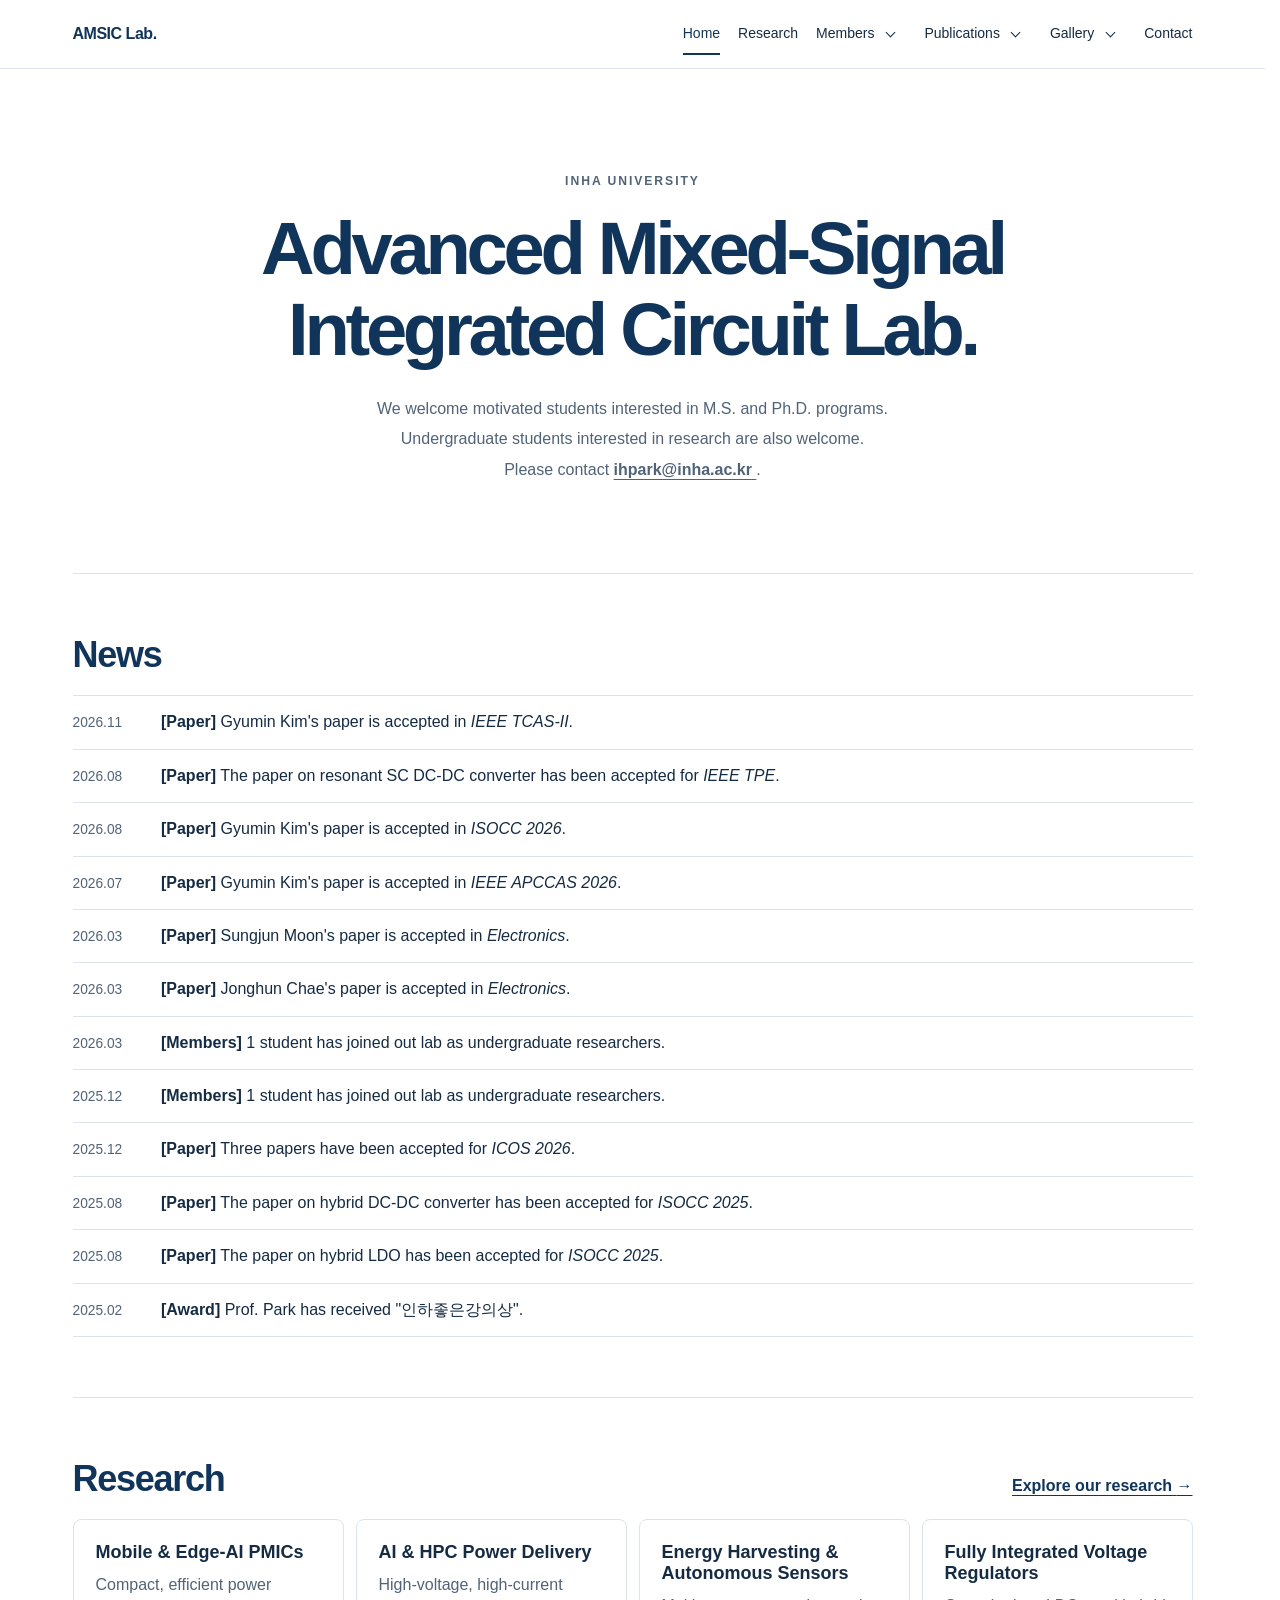
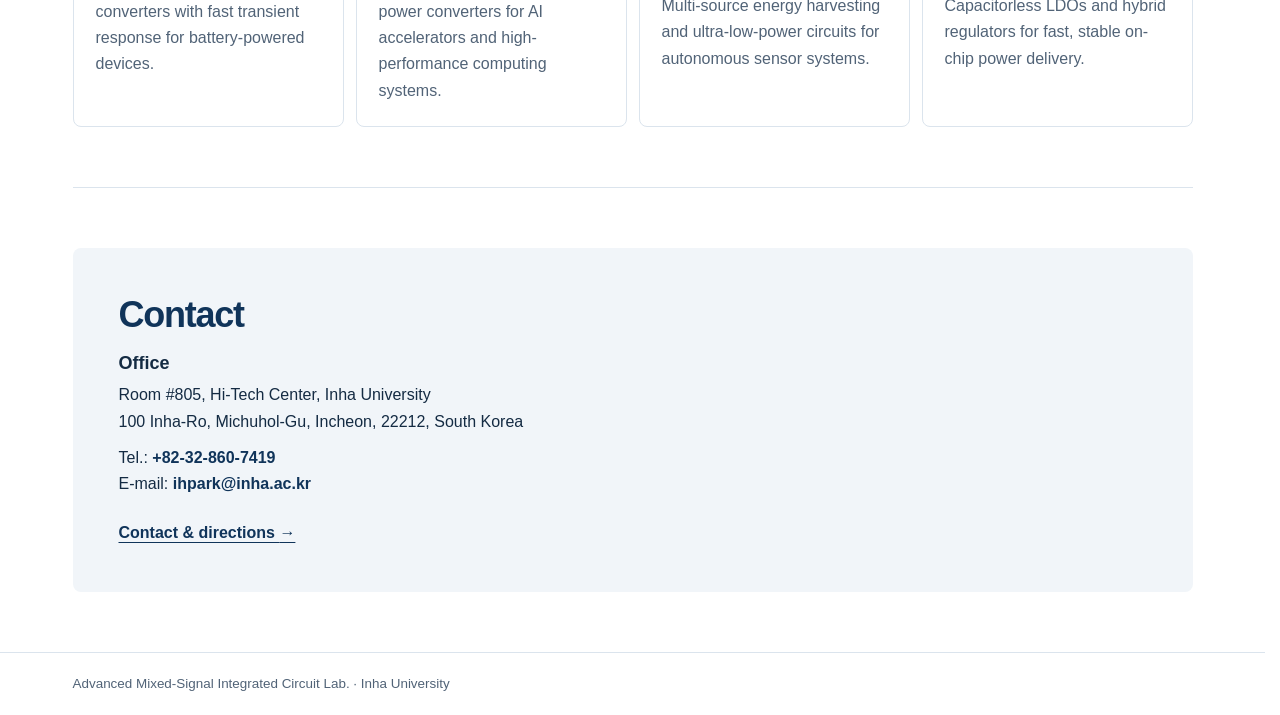
<file: index.html>
<!doctype html>
<html lang="en">
<head>
  <meta charset="utf-8">
  <meta name="viewport" content="width=device-width, initial-scale=1">
  <title>Advanced Mixed-Signal Integrated Circuit Lab. | Inha University</title>
  <!-- styles.css는 모든 페이지의 디자인, menu.js는 드롭다운 닫기 동작을 담당합니다. -->
  <link rel="stylesheet" href="styles.css?v=home-contact-links">
  <script src="menu.js" defer></script>
</head>
<body>
  <a class="skip-link" href="#main">Skip to content</a>
  <!-- 공통 상단 메뉴. 메뉴를 바꿀 때는 각 HTML의 이 부분을 함께 수정하세요. -->
  <header class="header">
    <div class="container header-inner">
      <a class="brand" href="index.html">AMSIC Lab.</a>
      <nav class="nav" aria-label="Main navigation">
        <a href="index.html" class="nav-link is-active" aria-current="page">Home</a>
        <a href="research.html" class="nav-link">Research</a>
          <!-- 메뉴 이름의 href는 기본 페이지, details 안의 링크는 화살표를 눌렀을 때 나오는 목록입니다. -->
          <div class="nav-group">
            <a href="professor.html" class="nav-link">Members</a>
            <details>
              <summary aria-label="Members submenu"></summary>
              <div class="dropdown">
              <a href="professor.html">Professor</a>
              <a href="students.html">Students</a>
              <a href="alumni.html">Alumni</a>
              </div>
            </details>
          </div>
          <div class="nav-group">
            <a href="journal.html" class="nav-link">Publications</a>
            <details>
              <summary aria-label="Publications submenu"></summary>
              <div class="dropdown">
              <a href="journal.html">Journal</a>
              <a href="conference.html">Conference</a>
              <a href="patents.html">Patents</a>
              </div>
            </details>
          </div>
          <div class="nav-group">
            <a href="team-gallery.html" class="nav-link">Gallery</a>
            <details>
              <summary aria-label="Gallery submenu"></summary>
              <div class="dropdown">
              <a href="team-gallery.html">Team Gallery</a>
              <a href="chip-gallery.html">Chip Gallery</a>
              </div>
            </details>
          </div>
        <a class="nav-link" href="contact.html">Contact</a>
      </nav>
    </div>
  </header>

  <main id="main">
    <!-- 홈 첫 화면. h1은 연구실 이름, br은 줄바꿈, 아래 p는 한 줄 소개입니다. -->
    <section class="hero" aria-labelledby="lab-title">
      <div class="container">
        <p class="affiliation">Inha University</p>
        <h1 id="lab-title">Advanced Mixed-Signal<br>Integrated Circuit Lab.</h1>
        <p class="intro">
          We welcome motivated students interested in M.S. and Ph.D. programs.<br>
          Undergraduate students interested in research are also welcome.<br>
          Please contact
          <a href="mailto:ihpark@inha.ac.kr">
          <strong>ihpark@inha.ac.kr</strong>
          </a>.
        </p>
      </div>
    </section>

    <section class="container section" aria-labelledby="news-title">
      <div class="section-heading"><h2 id="news-title">News</h2></div>
      <!-- ★★★★★★★★★★★★★★★★ News 수정 위치 ★★★★★★★★★★★★★★★★
          <li>가 news의 한 줄입니다. 
          소식으로 바꿀 때 아래 <li>부터 </li>까지 복사해서 맨 위에 추가하면 됩니다. 
          <span>은 날짜, href=""는 연결주소, 글자에서 볼드체는 <strong>, 기울임은 <em> 입니다. -->
      <ul class="news">
        
        <li>
          <span>2026.11</span>
            <strong>[Paper]</strong>
          <a href="https://ieeexplore.ieee.org/document/11782431"
             target="_blank"
             rel="noopener noreferrer">
            Gyumin Kim's paper is accepted in <em>IEEE TCAS-II</em>.
          </a>
        </li>
      
        <li>
          <span>2026.08</span>
            <strong>[Paper]</strong>
          <a href="https://ieeexplore.ieee.org/document/11662140"
             target="_blank"
             rel="noopener noreferrer">
            The paper on resonant SC DC-DC converter has been accepted for <em>IEEE TPE</em>.
          </a>
        </li>
      
        <li>
          <span>2026.08</span>
            <strong>[Paper]</strong>
          <!-- <a href="https://www.google.com/"
             target="_blank"
             rel="noopener noreferrer">  -->
            Gyumin Kim's paper is accepted in <em>ISOCC 2026</em>.
          </a>
        </li>

        <li>
          <span>2026.07</span>
            <strong>[Paper]</strong>
          <!-- <a href="https://www.google.com/"
             target="_blank"
             rel="noopener noreferrer">  -->
            Gyumin Kim's paper is accepted in <em>IEEE APCCAS 2026</em>.
          </a>
        </li>

        <li>
          <span>2026.03</span>
            <strong>[Paper]</strong>
          <a href="https://www.mdpi.com/2079-9292/15/6/1304"
             target="_blank"
             rel="noopener noreferrer">
            Sungjun Moon's paper is accepted in <em>Electronics</em>.
          </a>
        </li>

        <li>
          <span>2026.03</span>
            <strong>[Paper]</strong>
          <a href="https://www.mdpi.com/2079-9292/15/6/1190"
             target="_blank"
             rel="noopener noreferrer">
            Jonghun Chae's paper is accepted in <em>Electronics</em>.
          </a>
        </li>

        <li>
          <span>2026.03</span>
            <strong>[Members]</strong>
            1 student has joined out lab as undergraduate researchers.
          </a>
        </li>

        <li>
          <span>2025.12</span>
            <strong>[Members]</strong>
            1 student has joined out lab as undergraduate researchers.
          </a>
        </li>

        <li>
          <span>2025.12</span>
            <strong>[Paper]</strong>
          <!-- <a href="https://www.google.com/"
             target="_blank"
             rel="noopener noreferrer">  -->
            Three papers have been accepted for <em>ICOS 2026</em>.
          </a>
        </li>

        <li>
          <span>2025.08</span>
            <strong>[Paper]</strong>
          <a href="https://ieeexplore.ieee.org/document/11329753"
             target="_blank"
             rel="noopener noreferrer">
            The paper on hybrid DC-DC converter has been accepted for <em>ISOCC 2025</em>.
          </a>
        </li>
        
        <li>
          <span>2025.08</span>
            <strong>[Paper]</strong>
          <a href="https://ieeexplore.ieee.org/document/11330020"
             target="_blank"
             rel="noopener noreferrer">
            The paper on hybrid LDO has been accepted for <em>ISOCC 2025</em>.
          </a>
        </li>

        <li>
          <span>2025.02</span>
          <!-- <a href="https://www.google.com/"
             target="_blank"
             rel="noopener noreferrer">  -->
            <strong>[Award]</strong>
            Prof. Park has received "인하좋은강의상".
          </a>
        </li>
        
      <!-- ★★★★★★★★★★★★★★★★★★★ 끝 ★★★★★★★★★★★★★★★★★★★ -->
      </ul>
    </section>

    
    <section class="container section" aria-labelledby="research-title">
      <div class="section-heading">
        <h2 id="research-title">Research</h2>
        <a href="research.html">Explore our research <span aria-hidden="true">→</span></a>
      </div>
      <div class="topics">
      <!-- ★★★★★★★★★★★★★★★★ Research 내용 수정 위치 ★★★★★★★★★★★★★★★★
          href의 # 뒤 이름은 research.html 안의 해당 연구 주제 id와 일치해야, 연구 내용을 눌렀을 때 세부 페이지로 이동됩니다. -->
        
      <a class="topic" href="research.html#mobile-pmics">
        <h3>Mobile &amp; Edge-AI PMICs</h3>
        <p>
          Compact, efficient power converters with fast transient
          response for battery-powered devices.
        </p>
      </a>
    
      <a class="topic" href="research.html#ai-hpc">
        <h3>AI &amp; HPC Power Delivery</h3>
        <p>
          High-voltage, high-current power converters for AI accelerators
          and high-performance computing systems.
        </p>
      </a>
    
      <a class="topic" href="research.html#energy-harvesting">
        <h3>Energy Harvesting &amp; Autonomous Sensors</h3>
        <p>
          Multi-source energy harvesting and ultra-low-power circuits
          for autonomous sensor systems.
        </p>
      </a>
    
      <a class="topic" href="research.html#integrated-regulators">
        <h3>Fully Integrated Voltage Regulators</h3>
        <p>
          Capacitorless LDOs and hybrid regulators for fast,
          stable on-chip power delivery.
        </p>
      </a>
        
      <!-- ★★★★★★★★★★★★★★★★★★★ 끝 ★★★★★★★★★★★★★★★★★★★★★★★ -->
      </div>
    </section>

    
    <!-- 연락처를 수정할 때 mailto: 뒤 주소와 화면에 보이는 주소를 함께 바꾸세요. -->
    <section id="contact" class="container section" aria-labelledby="contact-title">
      <div class="contact-panel">
        <div class="home-contact-details">
          <div>
            <h2 id="contact-title">Contact</h2>
            <h3>Office</h3>
            <address>
              Room #805, Hi-Tech Center, Inha University<br>
              100 Inha-Ro, Michuhol-Gu, Incheon, 22212, South Korea
            </address>
            <p>
              Tel.: <a href="tel:+82328607419">+82-32-860-7419</a><br>
              E-mail: <a href="mailto:ihpark@inha.ac.kr">ihpark@inha.ac.kr</a>
            </p>
          </div>
          <iframe class="home-contact-map"
                  title="Google Maps location of Inha University Hi-Tech Center"
                  src="https://maps.google.com/maps?q=%EC%9D%B8%ED%95%98%EB%8C%80%ED%95%99%EA%B5%90%20%ED%95%98%EC%9D%B4%ED%85%8C%ED%81%AC%EC%84%BC%ED%84%B0%2C%20%EC%9D%B8%EC%B2%9C%EA%B4%91%EC%97%AD%EC%8B%9C%20%EB%AF%B8%EC%B6%94%ED%99%80%EA%B5%AC%20%EC%9D%B8%ED%95%98%EB%A1%9C%20100&amp;z=17&amp;output=embed"
                  loading="lazy"
                  allowfullscreen></iframe>
          <a class="home-contact-directions" href="contact.html">Contact &amp; directions <span aria-hidden="true">→</span></a>
        </div>
      </div>
    </section>
  </main>

  <footer>
    <div class="container">Advanced Mixed-Signal Integrated Circuit Lab. · Inha University</div>
  </footer>
</body>
</html>
</file>
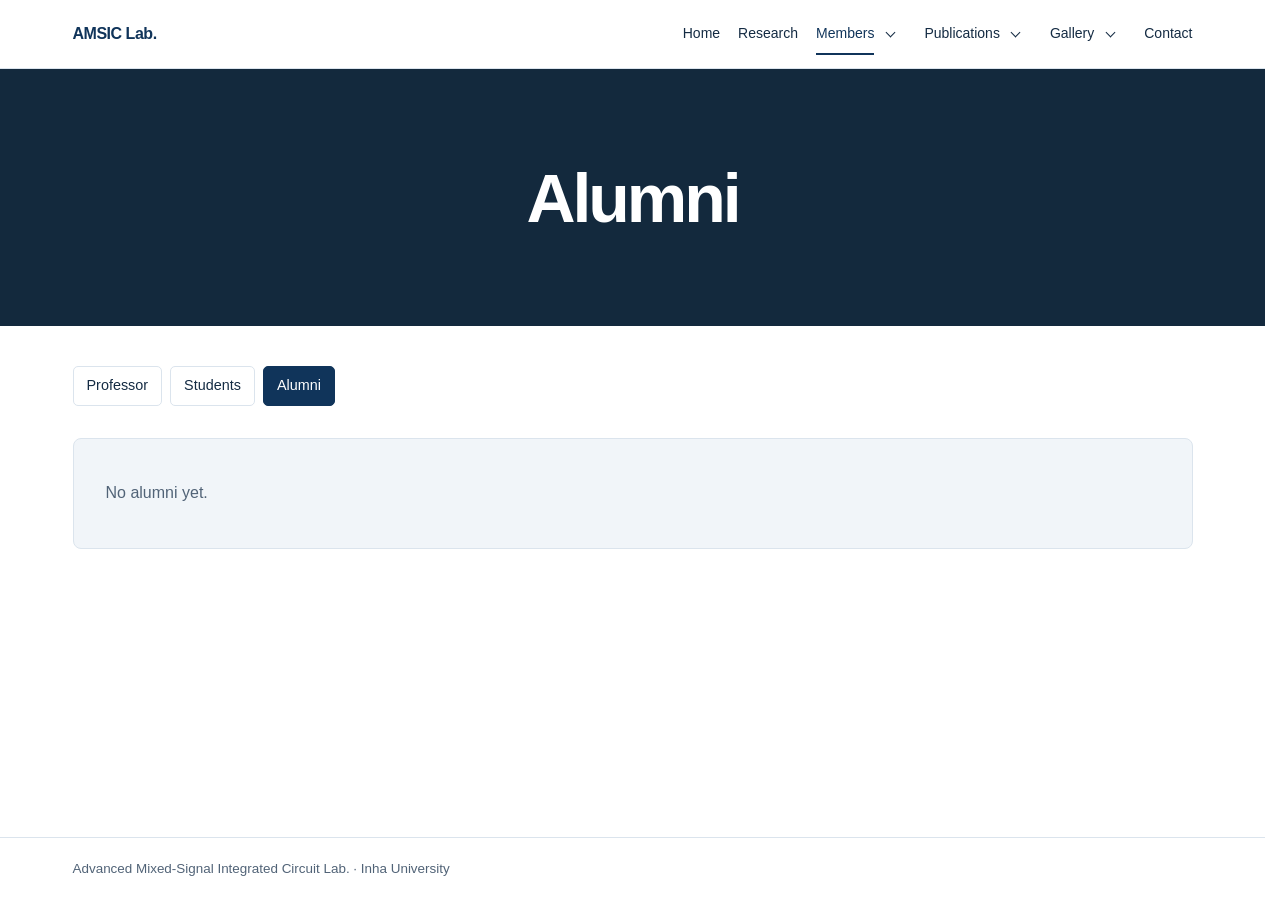
<file: alumni.html>
<!doctype html>
<html lang="en">
<head>
  <meta charset="utf-8">
  <meta name="viewport" content="width=device-width, initial-scale=1">
  <title>Alumni | AMSIC Lab.</title>
  <!-- styles.css는 모든 페이지의 디자인, menu.js는 드롭다운 닫기 동작을 담당합니다. -->
  <link rel="stylesheet" href="styles.css">
  <script src="menu.js" defer></script>
</head>
<body>
  <a class="skip-link" href="#main">Skip to content</a>
  <!-- 공통 상단 메뉴. 메뉴를 바꿀 때는 각 HTML의 이 부분을 함께 수정하세요. -->
  <header class="header">
    <div class="container header-inner">
      <a class="brand" href="index.html">AMSIC Lab.</a>
      <nav class="nav" aria-label="Main navigation">
        <a href="index.html" class="nav-link">Home</a>
        <a href="research.html" class="nav-link">Research</a>
          <!-- 메뉴 이름의 href는 기본 페이지, details 안의 링크는 화살표를 눌렀을 때 나오는 목록입니다. -->
          <div class="nav-group">
            <a href="professor.html" class="nav-link is-active">Members</a>
            <details>
              <summary aria-label="Members submenu"></summary>
              <div class="dropdown">
              <a href="professor.html">Professor</a>
              <a href="students.html">Students</a>
              <a href="alumni.html" aria-current="page">Alumni</a>
              </div>
            </details>
          </div>
          <div class="nav-group">
            <a href="journal.html" class="nav-link">Publications</a>
            <details>
              <summary aria-label="Publications submenu"></summary>
              <div class="dropdown">
              <a href="journal.html">Journal</a>
              <a href="conference.html">Conference</a>
              <a href="patents.html">Patents</a>
              </div>
            </details>
          </div>
          <div class="nav-group">
            <a href="team-gallery.html" class="nav-link">Gallery</a>
            <details>
              <summary aria-label="Gallery submenu"></summary>
              <div class="dropdown">
              <a href="team-gallery.html">Team Gallery</a>
              <a href="chip-gallery.html">Chip Gallery</a>
              </div>
            </details>
          </div>
        <a class="nav-link" href="contact.html">Contact</a>
      </nav>
    </div>
  </header>

  <main id="main">
    <div class="banner">
      <h1 class="container">Alumni</h1>
    </div>
  
    <div class="container alumni-content">
      <!-- Members 페이지 공통 버튼 -->
      <nav class="subnav" aria-label="Members pages">
        <a href="professor.html">Professor</a>
        <a href="students.html">Students</a>
        <a href="alumni.html" aria-current="page">Alumni</a>
      </nav>
  
      <!-- 졸업생이 생기면 이 영역을 프로필 목록으로 교체하세요. -->
        <section class="alumni-notice" aria-label="Alumni">
          <p>No alumni yet.</p>
        </section>
    </div>
  </main>
  <footer>
    <div class="container">Advanced Mixed-Signal Integrated Circuit Lab. · Inha University</div>
  </footer>
</body>
</html>
</file>
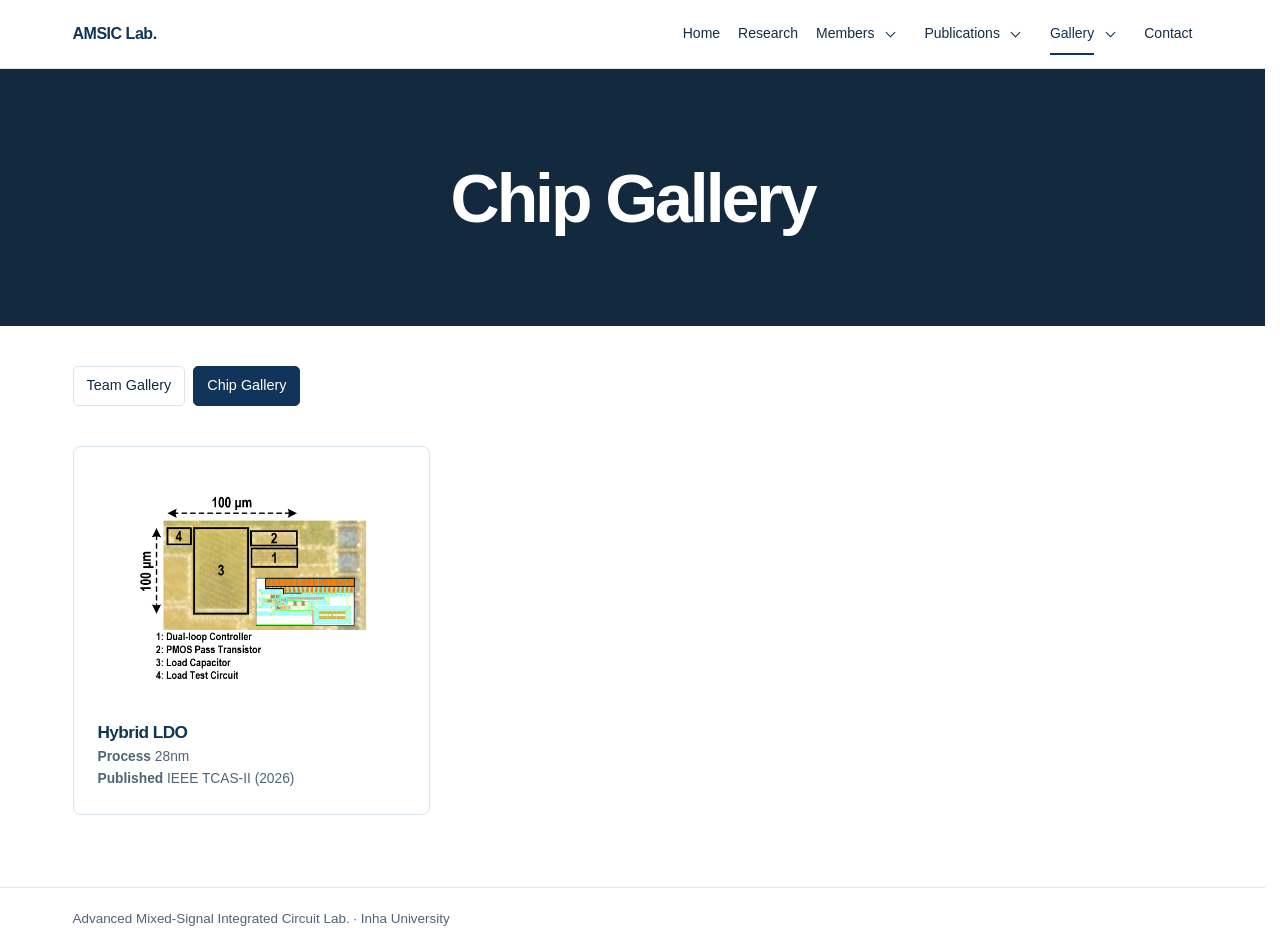
<file: chip-gallery.html>
<!doctype html>
<html lang="en">
<head>
  <meta charset="utf-8">
  <meta name="viewport" content="width=device-width, initial-scale=1">
  <title>Chip Gallery | AMSIC Lab.</title>
  <!-- styles.css는 모든 페이지의 디자인, menu.js는 드롭다운 닫기 동작을 담당합니다. -->
  <link rel="stylesheet" href="styles.css?v=chip-gallery-spacing">
  <script src="menu.js" defer></script>
</head>
<body>
  <a class="skip-link" href="#main">Skip to content</a>
  <!-- 공통 상단 메뉴. 메뉴를 바꿀 때는 각 HTML의 이 부분을 함께 수정하세요. -->
  <header class="header">
    <div class="container header-inner">
      <a class="brand" href="index.html">AMSIC Lab.</a>
      <nav class="nav" aria-label="Main navigation">
        <a href="index.html" class="nav-link">Home</a>
        <a href="research.html" class="nav-link">Research</a>
          <!-- 메뉴 이름의 href는 기본 페이지, details 안의 링크는 화살표를 눌렀을 때 나오는 목록입니다. -->
          <div class="nav-group">
            <a href="professor.html" class="nav-link">Members</a>
            <details>
              <summary aria-label="Members submenu"></summary>
              <div class="dropdown">
              <a href="professor.html">Professor</a>
              <a href="students.html">Students</a>
              <a href="alumni.html">Alumni</a>
              </div>
            </details>
          </div>
          <div class="nav-group">
            <a href="journal.html" class="nav-link">Publications</a>
            <details>
              <summary aria-label="Publications submenu"></summary>
              <div class="dropdown">
              <a href="journal.html">Journal</a>
              <a href="conference.html">Conference</a>
              <a href="patents.html">Patents</a>
              </div>
            </details>
          </div>
          <div class="nav-group">
            <a href="team-gallery.html" class="nav-link is-active">Gallery</a>
            <details>
              <summary aria-label="Gallery submenu"></summary>
              <div class="dropdown">
              <a href="team-gallery.html">Team Gallery</a>
              <a href="chip-gallery.html" aria-current="page">Chip Gallery</a>
              </div>
            </details>
          </div>
        <a class="nav-link" href="contact.html">Contact</a>
      </nav>
    </div>
  </header>

  <main id="main">
    <div class="banner">
      <h1 class="container">Chip Gallery</h1>
    </div>
    <div class="container gallery-content">
      <!-- 본문 상단의 하위 페이지 버튼. aria-current="page"는 지금 보고 있는 페이지를 표시합니다. -->
      <nav class="subnav" aria-label="Gallery pages">
        <a href="team-gallery.html">Team Gallery</a>
        <a href="chip-gallery.html" aria-current="page">Chip Gallery</a>
      </nav>
      <div class="gallery-grid chip-gallery-grid">
        <figure class="chip-card">
          <div class="album-cover-frame">
            <img class="album-cover" src="chip_gallery_photo/25_SS28_KGM.png" alt="Hybrid LDO chip die" loading="lazy">
          </div>
          <figcaption class="album-info">
            <h2 class="album-title">Hybrid LDO</h2>
            <p class="album-date"><strong>Process</strong> 28nm</p>
            <p class="album-date"><strong>Published</strong> IEEE TCAS-II (2026)</p>
          </figcaption>
        </figure>
      </div>
    </div>

  </main>

  <footer>
    <div class="container">Advanced Mixed-Signal Integrated Circuit Lab. · Inha University</div>
  </footer>
</body>
</html>
</file>
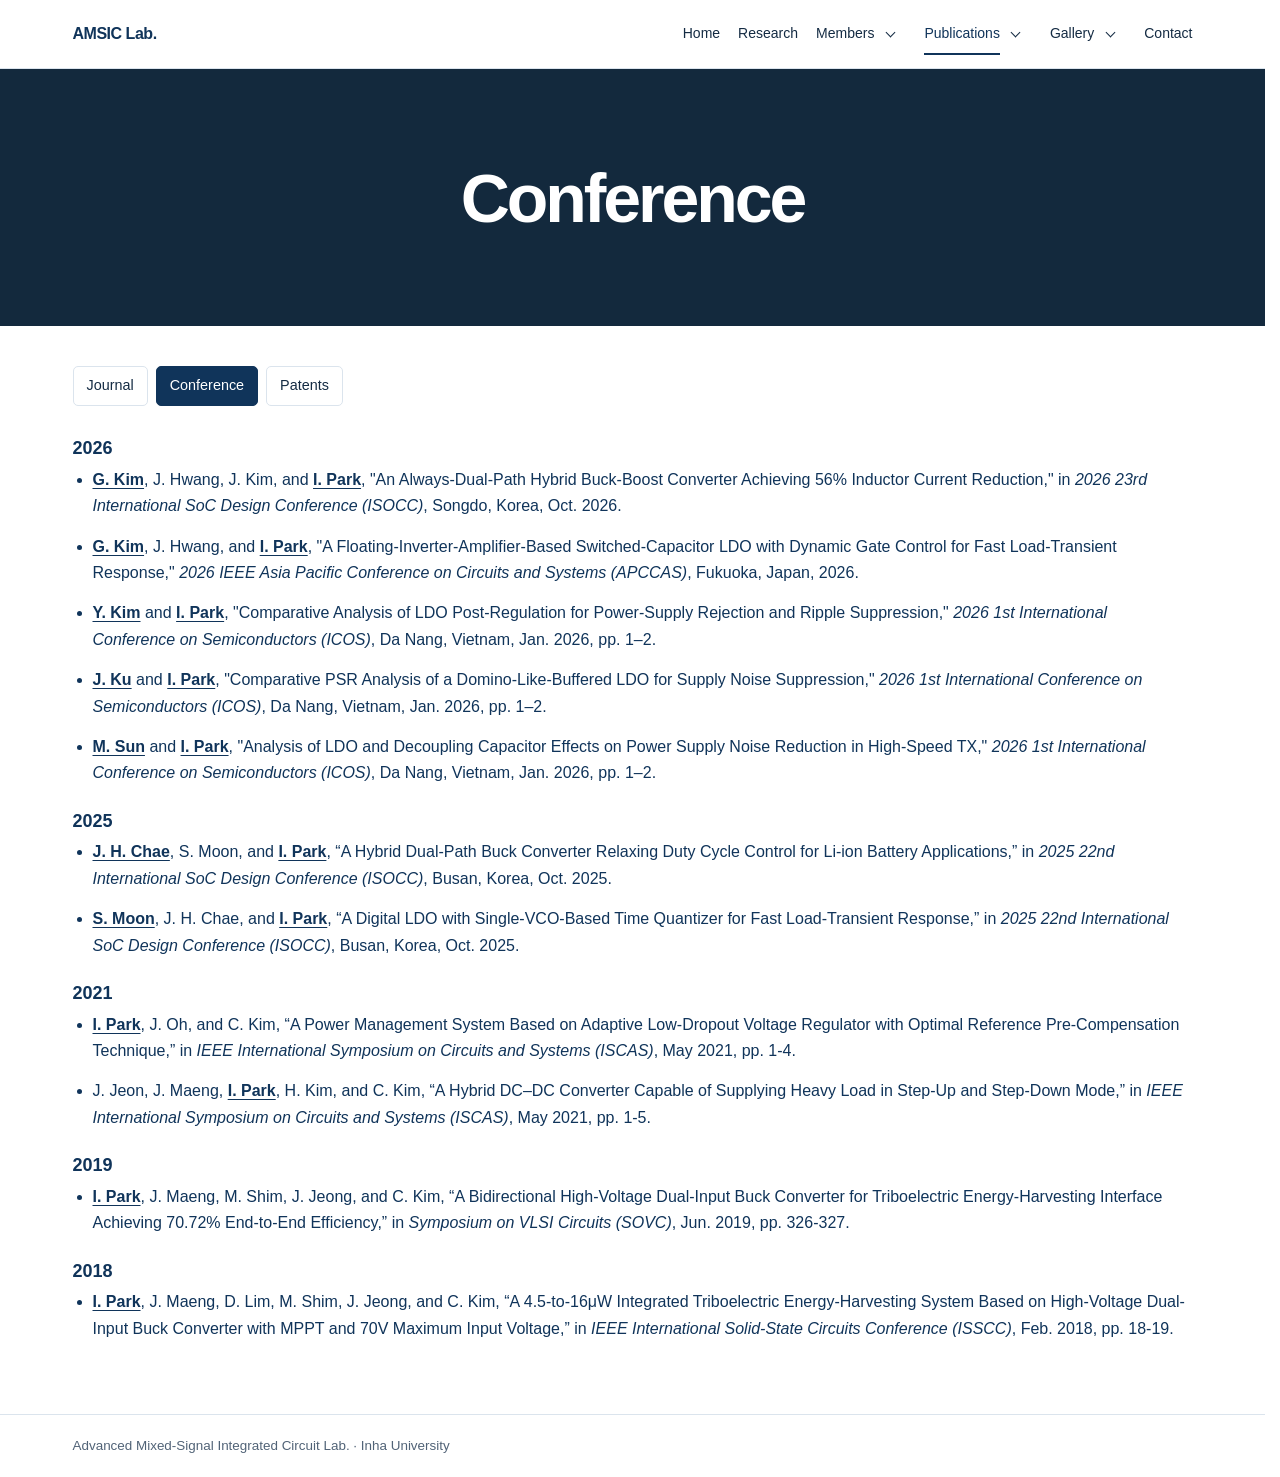
<file: conference.html>
<!doctype html>
<html lang="en">
<head>
  <meta charset="utf-8">
  <meta name="viewport" content="width=device-width, initial-scale=1">
  <title>Conference | AMSIC Lab.</title>
  <!-- styles.css는 모든 페이지의 디자인, menu.js는 드롭다운 닫기 동작을 담당합니다. -->
  <link rel="stylesheet" href="styles.css?v=publication-links">
  <script src="menu.js" defer></script>
</head>
<body>
  <a class="skip-link" href="#main">Skip to content</a>
  <!-- 공통 상단 메뉴. 메뉴를 바꿀 때는 각 HTML의 이 부분을 함께 수정하세요. -->
  <header class="header">
    <div class="container header-inner">
      <a class="brand" href="index.html">AMSIC Lab.</a>
      <nav class="nav" aria-label="Main navigation">
        <a href="index.html" class="nav-link">Home</a>
        <a href="research.html" class="nav-link">Research</a>
          <!-- 메뉴 이름의 href는 기본 페이지, details 안의 링크는 화살표를 눌렀을 때 나오는 목록입니다. -->
          <div class="nav-group">
            <a href="professor.html" class="nav-link">Members</a>
            <details>
              <summary aria-label="Members submenu"></summary>
              <div class="dropdown">
              <a href="professor.html">Professor</a>
              <a href="students.html">Students</a>
              <a href="alumni.html">Alumni</a>
              </div>
            </details>
          </div>
          <div class="nav-group">
            <a href="journal.html" class="nav-link is-active">Publications</a>
            <details>
              <summary aria-label="Publications submenu"></summary>
              <div class="dropdown">
              <a href="journal.html">Journal</a>
              <a href="conference.html" aria-current="page">Conference</a>
              <a href="patents.html">Patents</a>
              </div>
            </details>
          </div>
          <div class="nav-group">
            <a href="team-gallery.html" class="nav-link">Gallery</a>
            <details>
              <summary aria-label="Gallery submenu"></summary>
              <div class="dropdown">
              <a href="team-gallery.html">Team Gallery</a>
              <a href="chip-gallery.html">Chip Gallery</a>
              </div>
            </details>
          </div>
        <a class="nav-link" href="contact.html">Contact</a>
      </nav>
    </div>
  </header>

  <main id="main">
    <div class="banner">
      <h1 class="container">Conference</h1>
    </div>
    <div class="container publication-content">
      <!-- 본문 상단의 하위 페이지 버튼. aria-current="page"는 지금 보고 있는 페이지를 표시합니다. -->
      <nav class="subnav" aria-label="Publications pages">
        <a href="journal.html">Journal</a>
        <a href="conference.html" aria-current="page">Conference</a>
        <a href="patents.html">Patents</a>
      </nav>
      <div class="publication-list" aria-label="Conference publications">
        <h2 class="paper-year">2026</h2>
        <ul class="paper-list">
          <li><a class="paper-link" href="https://www.idec.or.kr/professor/paper/view/?no=59528&amp;page=1"><strong>G. Kim</strong>, J. Hwang, J. Kim, and <strong>I. Park</strong>, &quot;An Always-Dual-Path Hybrid Buck-Boost Converter Achieving 56% Inductor Current Reduction,&quot; in <em>2026 23rd International SoC Design Conference (ISOCC)</em>, Songdo, Korea, Oct. 2026.</a></li>
          <li><a class="paper-link" href="https://epapers2.org/apccas2026/ESR/paper_details.php?paper_id=2336"><strong>G. Kim</strong>, J. Hwang, and <strong>I. Park</strong>, &quot;A Floating-Inverter-Amplifier-Based Switched-Capacitor LDO with Dynamic Gate Control for Fast Load-Transient Response,&quot; <em>2026 IEEE Asia Pacific Conference on Circuits and Systems (APCCAS)</em>, Fukuoka, Japan, 2026.</a></li>
          <li><strong>Y. Kim</strong> and <strong>I. Park</strong>, &quot;Comparative Analysis of LDO Post-Regulation for Power-Supply Rejection and Ripple Suppression,&quot; <em>2026 1st International Conference on Semiconductors (ICOS)</em>, Da Nang, Vietnam, Jan. 2026, pp. 1–2.</li>
          <li><strong>J. Ku</strong> and <strong>I. Park</strong>, &quot;Comparative PSR Analysis of a Domino-Like-Buffered LDO for Supply Noise Suppression,&quot; <em>2026 1st International Conference on Semiconductors (ICOS)</em>, Da Nang, Vietnam, Jan. 2026, pp. 1–2.</li>
          <li><strong>M. Sun</strong> and <strong>I. Park</strong>, &quot;Analysis of LDO and Decoupling Capacitor Effects on Power Supply Noise Reduction in High-Speed TX,&quot; <em>2026 1st International Conference on Semiconductors (ICOS)</em>, Da Nang, Vietnam, Jan. 2026, pp. 1–2.</li>
        </ul>
        <h2 class="paper-year">2025</h2>
        <ul class="paper-list">
          <li><a class="paper-link" href="https://doi.org/10.1109/isocc66390.2025.11329753"><strong>J. H. Chae</strong>, S. Moon, and <strong>I. Park</strong>, “A Hybrid Dual-Path Buck Converter Relaxing Duty Cycle Control for Li-ion Battery Applications,” in <em>2025 22nd International SoC Design Conference (ISOCC)</em>, Busan, Korea, Oct. 2025.</a></li>
          <li><a class="paper-link" href="https://doi.org/10.1109/isocc66390.2025.11330020"><strong>S. Moon</strong>, J. H. Chae, and <strong>I. Park</strong>, “A Digital LDO with Single-VCO-Based Time Quantizer for Fast Load-Transient Response,” in <em>2025 22nd International SoC Design Conference (ISOCC)</em>, Busan, Korea, Oct. 2025.</a></li>
        </ul>
        <h2 class="paper-year">2021</h2>
        <ul class="paper-list">
          <li><a class="paper-link" href="https://doi.org/10.1109/iscas51556.2021.9401094"><strong>I. Park</strong>, J. Oh, and C. Kim, “A Power Management System Based on Adaptive Low-Dropout Voltage Regulator with Optimal Reference Pre-Compensation Technique,” in <em>IEEE International Symposium on Circuits and Systems (ISCAS)</em>, May 2021, pp. 1-4.</a></li>
          <li><a class="paper-link" href="https://doi.org/10.1109/iscas51556.2021.9401536">J. Jeon, J. Maeng, <strong>I. Park</strong>, H. Kim, and C. Kim, “A Hybrid DC–DC Converter Capable of Supplying Heavy Load in Step-Up and Step-Down Mode,” in <em>IEEE International Symposium on Circuits and Systems (ISCAS)</em>, May 2021, pp. 1-5.</a></li>
        </ul>
        <h2 class="paper-year">2019</h2>
        <ul class="paper-list">
          <li><a class="paper-link" href="https://doi.org/10.23919/vlsic.2019.8778018"><strong>I. Park</strong>, J. Maeng, M. Shim, J. Jeong, and C. Kim, “A Bidirectional High-Voltage Dual-Input Buck Converter for Triboelectric Energy-Harvesting Interface Achieving 70.72% End-to-End Efficiency,” in <em>Symposium on VLSI Circuits (SOVC)</em>, Jun. 2019, pp. 326-327.</a></li>
        </ul>
        <h2 class="paper-year">2018</h2>
        <ul class="paper-list">
          <li><a class="paper-link" href="https://doi.org/10.1109/isscc.2018.8310226"><strong>I. Park</strong>, J. Maeng, D. Lim, M. Shim, J. Jeong, and C. Kim, “A 4.5-to-16μW Integrated Triboelectric Energy-Harvesting System Based on High-Voltage Dual-Input Buck Converter with MPPT and 70V Maximum Input Voltage,” in <em>IEEE International Solid-State Circuits Conference (ISSCC)</em>, Feb. 2018, pp. 18-19.</a></li>
        </ul>
      </div>
    </div>
  </main>

  <footer>
    <div class="container">Advanced Mixed-Signal Integrated Circuit Lab. · Inha University</div>
  </footer>
</body>
</html>
</file>
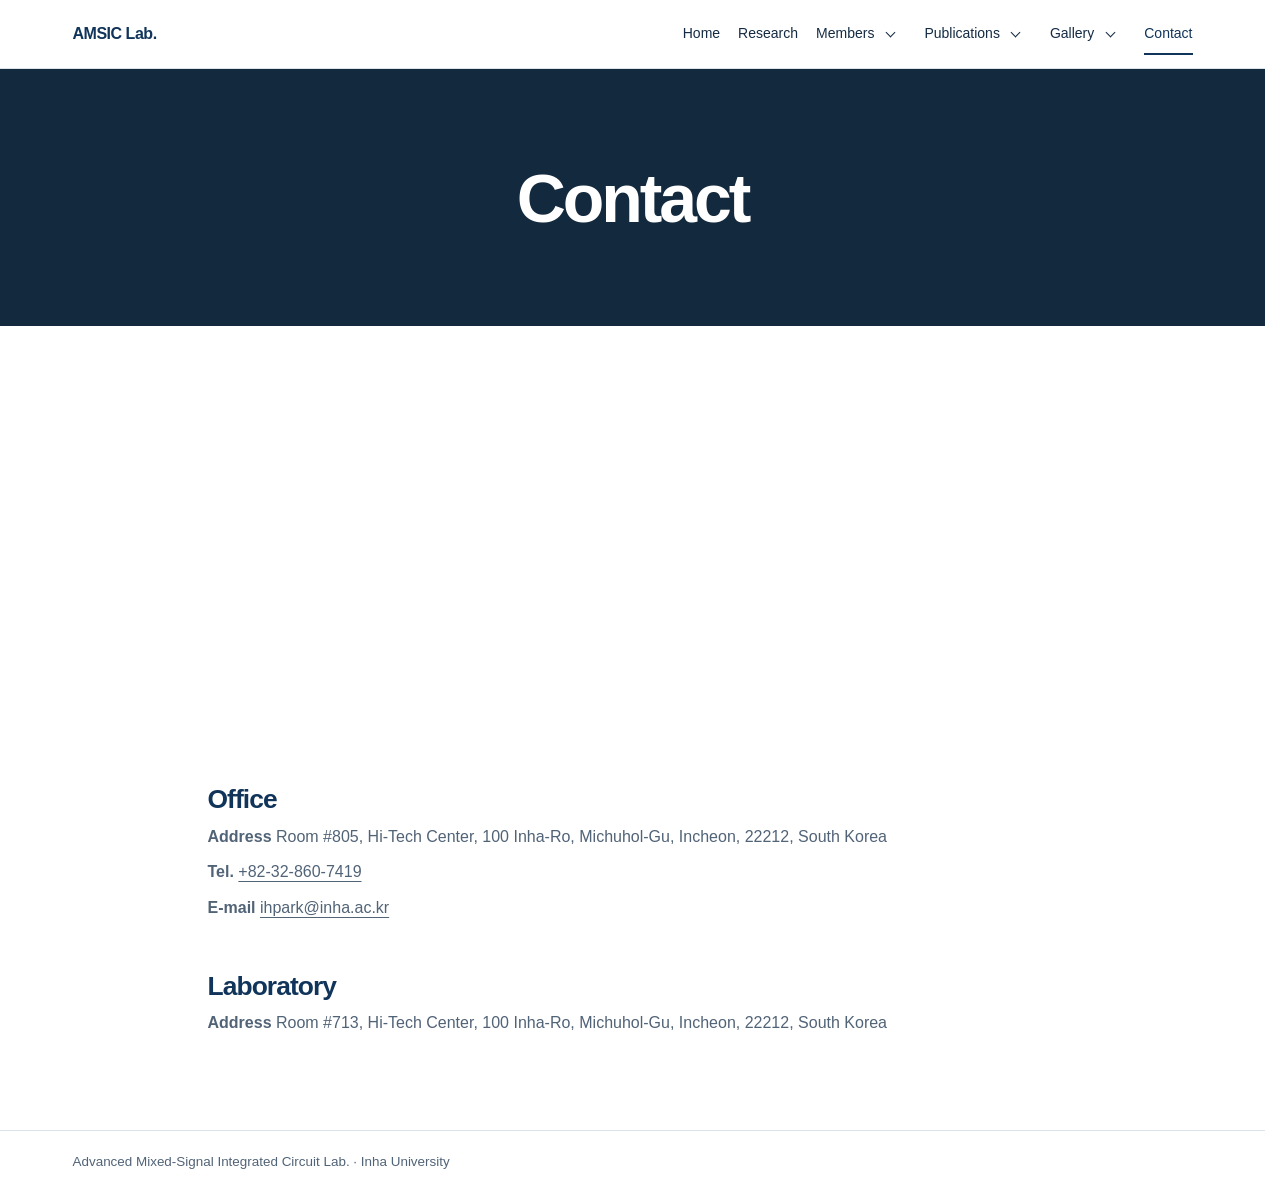
<file: contact.html>
<!doctype html>
<html lang="en">
<head>
  <meta charset="utf-8">
  <meta name="viewport" content="width=device-width, initial-scale=1">
  <title>Contact | AMSIC Lab.</title>
  <!-- styles.css는 모든 페이지의 디자인, menu.js는 드롭다운 닫기 동작을 담당합니다. -->
  <link rel="stylesheet" href="styles.css?v=contact-equal-spacing">
  <script src="menu.js" defer></script>
</head>
<body>
  <a class="skip-link" href="#main">Skip to content</a>
  <!-- 공통 상단 메뉴. 메뉴를 바꿀 때는 각 HTML의 이 부분을 함께 수정하세요. -->
  <header class="header">
    <div class="container header-inner">
      <a class="brand" href="index.html">AMSIC Lab.</a>
      <nav class="nav" aria-label="Main navigation">
        <a href="index.html" class="nav-link">Home</a>
        <a href="research.html" class="nav-link">Research</a>
          <!-- 메뉴 이름의 href는 기본 페이지, details 안의 링크는 화살표를 눌렀을 때 나오는 목록입니다. -->
          <div class="nav-group">
            <a href="professor.html" class="nav-link">Members</a>
            <details>
              <summary aria-label="Members submenu"></summary>
              <div class="dropdown">
              <a href="professor.html">Professor</a>
              <a href="students.html">Students</a>
              <a href="alumni.html">Alumni</a>
              </div>
            </details>
          </div>
          <div class="nav-group">
            <a href="journal.html" class="nav-link">Publications</a>
            <details>
              <summary aria-label="Publications submenu"></summary>
              <div class="dropdown">
              <a href="journal.html">Journal</a>
              <a href="conference.html">Conference</a>
              <a href="patents.html">Patents</a>
              </div>
            </details>
          </div>
          <div class="nav-group">
            <a href="team-gallery.html" class="nav-link">Gallery</a>
            <details>
              <summary aria-label="Gallery submenu"></summary>
              <div class="dropdown">
              <a href="team-gallery.html">Team Gallery</a>
              <a href="chip-gallery.html">Chip Gallery</a>
              </div>
            </details>
          </div>
        <a class="nav-link is-active" href="contact.html" aria-current="page">Contact</a>
      </nav>
    </div>
  </header>

  <main id="main">
    <div class="banner">
      <h1 class="container">Contact</h1>
    </div>
    <div class="container reading page-content contact-page-content">
      <iframe class="contact-page-map"
              title="Google Maps location of Inha University Hi-Tech Center"
              src="https://maps.google.com/maps?q=%EC%9D%B8%ED%95%98%EB%8C%80%ED%95%99%EA%B5%90%20%ED%95%98%EC%9D%B4%ED%85%8C%ED%81%AC%EC%84%BC%ED%84%B0%2C%20%EC%9D%B8%EC%B2%9C%EA%B4%91%EC%97%AD%EC%8B%9C%20%EB%AF%B8%EC%B6%94%ED%99%80%EA%B5%AC%20%EC%9D%B8%ED%95%98%EB%A1%9C%20100&amp;z=17&amp;output=embed"
              loading="lazy"
              allowfullscreen></iframe>
      <section class="entry" aria-labelledby="office-title">
        <h2 id="office-title">Office</h2>
        <p><strong>Address</strong> Room #805, Hi-Tech Center, 100 Inha-Ro, Michuhol-Gu, Incheon, 22212, South Korea</p>
        <p><strong>Tel.</strong> <a href="tel:+82328607419">+82-32-860-7419</a></p>
        <p><strong>E-mail</strong> <a href="mailto:ihpark@inha.ac.kr">ihpark@inha.ac.kr</a></p>
      </section>
      <section class="entry" aria-labelledby="lab-title">
        <h2 id="lab-title">Laboratory</h2>
        <p><strong>Address</strong> Room #713, Hi-Tech Center, 100 Inha-Ro, Michuhol-Gu, Incheon, 22212, South Korea</p>
      </section>
    </div>
  </main>

  <footer>
    <div class="container">Advanced Mixed-Signal Integrated Circuit Lab. · Inha University</div>
  </footer>
</body>
</html>
</file>
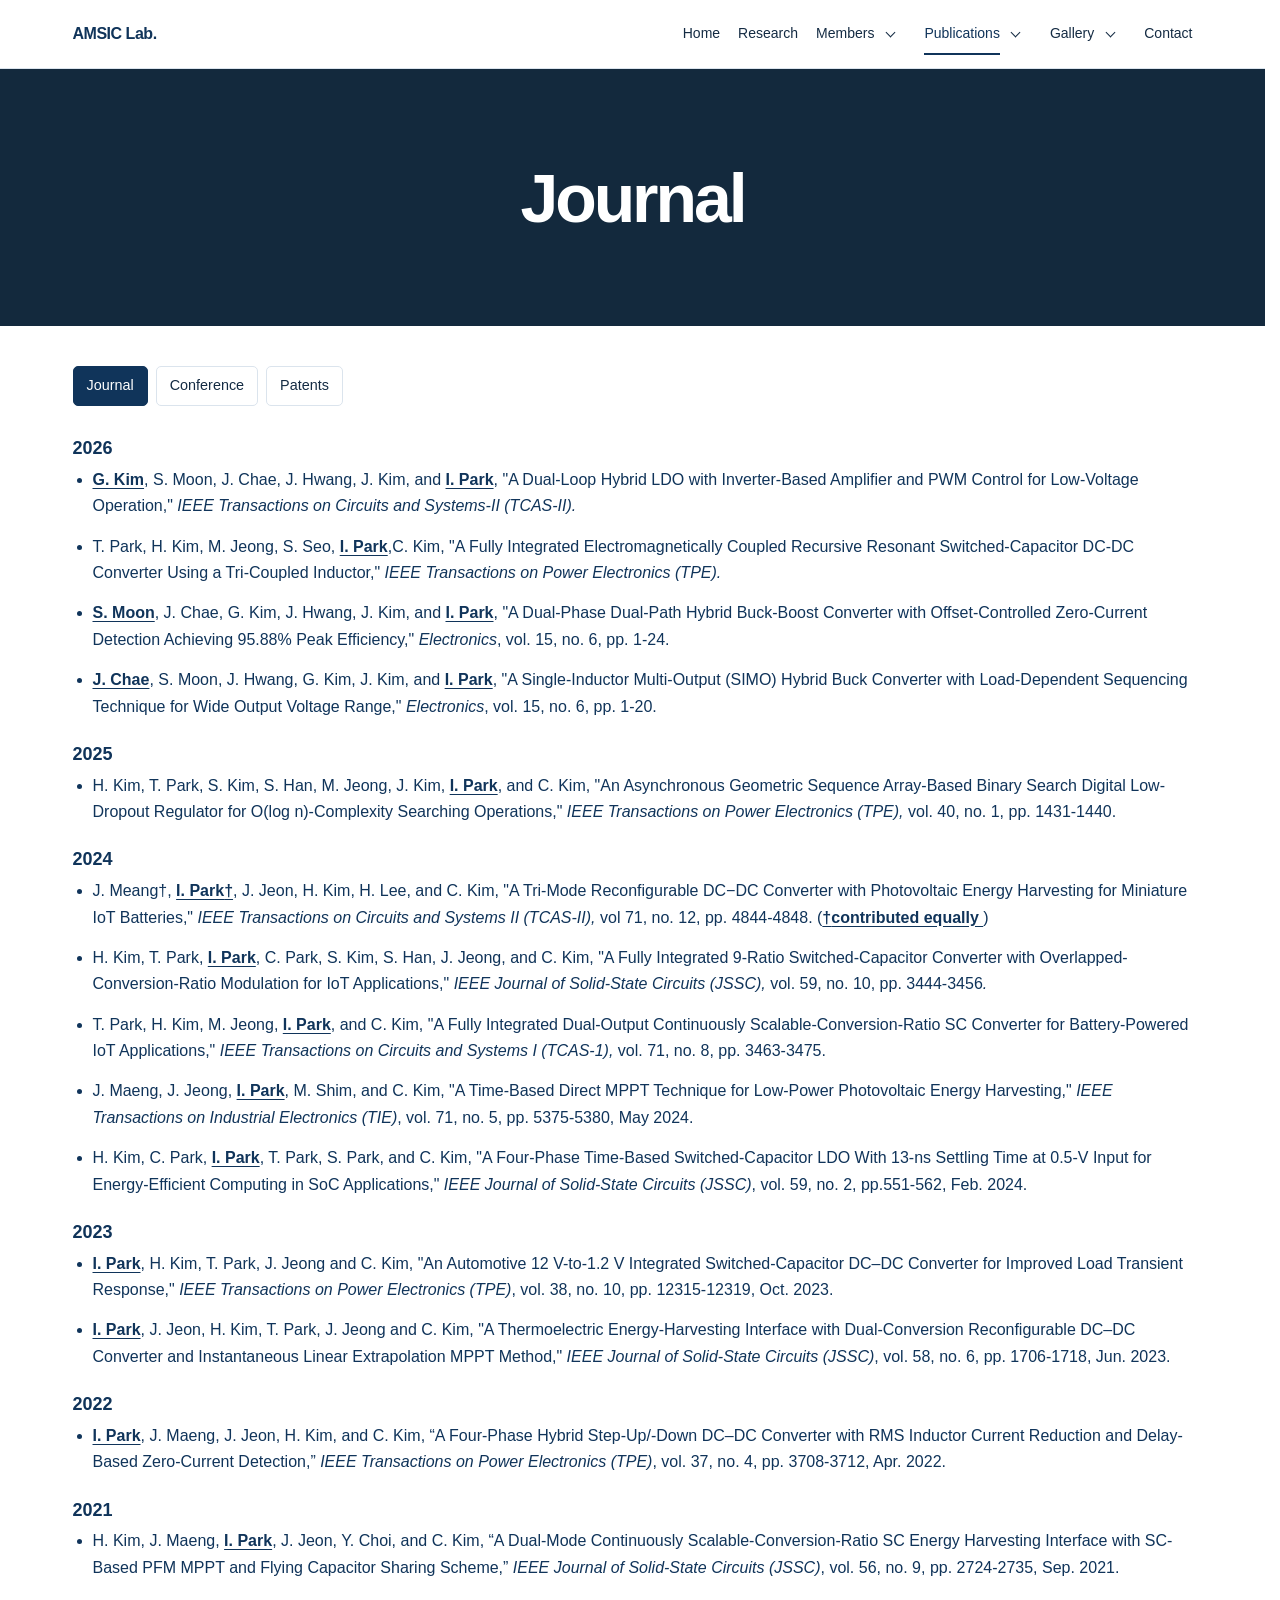
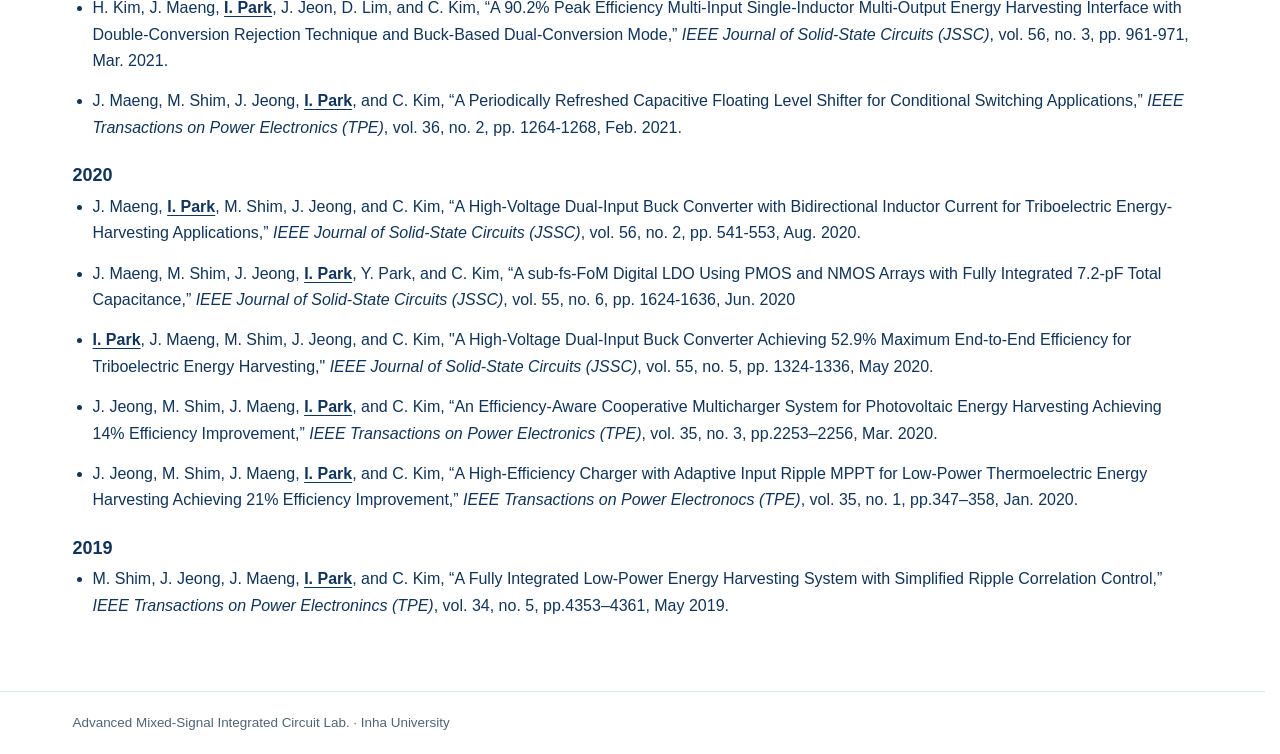
<file: journal.html>
<!doctype html>
<html lang="en">
<head>
  <meta charset="utf-8">
  <meta name="viewport" content="width=device-width, initial-scale=1">
  <title>Journal | AMSIC Lab.</title>
  <!-- styles.css는 모든 페이지의 디자인, menu.js는 드롭다운 닫기 동작을 담당합니다. -->
  <link rel="stylesheet" href="styles.css?v=publication-links">
  <script src="menu.js" defer></script>
</head>
<body>
  <a class="skip-link" href="#main">Skip to content</a>
  <!-- 공통 상단 메뉴. 메뉴를 바꿀 때는 각 HTML의 이 부분을 함께 수정하세요. -->
  <header class="header">
    <div class="container header-inner">
      <a class="brand" href="index.html">AMSIC Lab.</a>
      <nav class="nav" aria-label="Main navigation">
        <a href="index.html" class="nav-link">Home</a>
        <a href="research.html" class="nav-link">Research</a>
          <!-- 메뉴 이름의 href는 기본 페이지, details 안의 링크는 화살표를 눌렀을 때 나오는 목록입니다. -->
          <div class="nav-group">
            <a href="professor.html" class="nav-link">Members</a>
            <details>
              <summary aria-label="Members submenu"></summary>
              <div class="dropdown">
              <a href="professor.html">Professor</a>
              <a href="students.html">Students</a>
              <a href="alumni.html">Alumni</a>
              </div>
            </details>
          </div>
          <div class="nav-group">
            <a href="journal.html" class="nav-link is-active">Publications</a>
            <details>
              <summary aria-label="Publications submenu"></summary>
              <div class="dropdown">
              <a href="journal.html" aria-current="page">Journal</a>
              <a href="conference.html">Conference</a>
              <a href="patents.html">Patents</a>
              </div>
            </details>
          </div>
          <div class="nav-group">
            <a href="team-gallery.html" class="nav-link">Gallery</a>
            <details>
              <summary aria-label="Gallery submenu"></summary>
              <div class="dropdown">
              <a href="team-gallery.html">Team Gallery</a>
              <a href="chip-gallery.html">Chip Gallery</a>
              </div>
            </details>
          </div>
        <a class="nav-link" href="contact.html">Contact</a>
      </nav>
    </div>
  </header>

  <main id="main">
    <div class="banner">
      <h1 class="container">Journal</h1>
    </div>
    <div class="container publication-content">
      <!-- 본문 상단의 하위 페이지 버튼. aria-current="page"는 지금 보고 있는 페이지를 표시합니다. -->
      <nav class="subnav" aria-label="Publications pages">
        <a href="journal.html" aria-current="page">Journal</a>
        <a href="conference.html">Conference</a>
        <a href="patents.html">Patents</a>
      </nav>
      <div class="publication-list" aria-label="Journal publications">
        <h2 class="paper-year">2026</h2>
        <ul class="paper-list">
          <li><a class="paper-link" href="https://ieeexplore.ieee.org/document/11782431"><strong>G. Kim</strong>, S. Moon, J. Chae, J. Hwang, J. Kim, and <strong>I. Park</strong>, &quot;A Dual-Loop Hybrid LDO with Inverter-Based Amplifier and PWM Control for Low-Voltage Operation,&quot; <em>IEEE Transactions on Circuits and Systems-II (TCAS-II).</em></a></li>
          <li><a class="paper-link" href="https://ieeexplore.ieee.org/document/11662140">T. Park, H. Kim, M. Jeong, S. Seo, <strong>I. Park</strong>,C. Kim, &quot;A Fully Integrated Electromagnetically Coupled Recursive Resonant Switched-Capacitor DC-DC Converter Using a Tri-Coupled Inductor,&quot; <em>IEEE Transactions on Power Electronics (TPE).</em></a></li>
          <li><a class="paper-link" href="https://www.mdpi.com/2079-9292/15/6/1304"><strong>S. Moon</strong>, J. Chae, G. Kim, J. Hwang, J. Kim, and <strong>I. Park</strong>, &quot;A Dual-Phase Dual-Path Hybrid Buck-Boost Converter with Offset-Controlled Zero-Current Detection Achieving 95.88% Peak Efficiency,&quot; <em>Electronics</em>, vol. 15, no. 6, pp. 1-24.</a></li>
          <li><a class="paper-link" href="https://www.mdpi.com/2079-9292/15/6/1190"><strong>J. Chae</strong>, S. Moon, J. Hwang, G. Kim, J. Kim, and <strong>I. Park</strong>, &quot;A Single-Inductor Multi-Output (SIMO) Hybrid Buck Converter with Load-Dependent Sequencing Technique for Wide Output Voltage Range,&quot; <em>Electronics</em>, vol. 15, no. 6, pp. 1-20.</a></li>
        </ul>
        <h2 class="paper-year">2025</h2>
        <ul class="paper-list">
          <li><a class="paper-link" href="https://doi.org/10.1109/tpel.2024.3464328">H. Kim, T. Park, S. Kim, S. Han, M. Jeong, J. Kim, <strong>I. Park</strong>, and C. Kim, &quot;An Asynchronous Geometric Sequence Array-Based Binary Search Digital Low-Dropout Regulator for O(log n)-Complexity Searching Operations,&quot; <em>IEEE Transactions on Power Electronics (TPE), </em>vol. 40, no. 1, pp. 1431-1440.</a></li>
        </ul>
        <h2 class="paper-year">2024</h2>
        <ul class="paper-list">
          <li><a class="paper-link" href="https://doi.org/10.1109/tcsii.2024.3437449">J. Meang†, <strong>I. Park</strong><strong>†</strong>, J. Jeon, H. Kim, H. Lee, and C. Kim, &quot;A Tri-Mode Reconfigurable DC−DC Converter with Photovoltaic Energy Harvesting for Miniature IoT Batteries,&quot; <em>IEEE Transactions on Circuits and Systems II (TCAS-II),</em> vol 71, no. 12, pp. 4844-4848. (<strong>†</strong><strong>contributed equally </strong>)</a></li>
          <li><a class="paper-link" href="https://doi.org/10.1109/jssc.2024.3404597">H. Kim, T. Park, <strong>I. Park</strong>, C. Park, S. Kim, S. Han, J. Jeong, and C. Kim, &quot;A Fully Integrated 9-Ratio Switched-Capacitor Converter with Overlapped-Conversion-Ratio Modulation for IoT Applications,&quot; <em>IEEE Journal of Solid-State Circuits (JSSC),</em> vol. 59, no. 10, pp. 3444-3456<em>.</em></a></li>
          <li><a class="paper-link" href="https://doi.org/10.1109/tcsi.2024.3396702">T. Park, H. Kim, M. Jeong, <strong>I. Park</strong>, and C. Kim, &quot;A Fully Integrated Dual-Output Continuously Scalable-Conversion-Ratio SC Converter for Battery-Powered IoT Applications,&quot; <em>IEEE Transactions on Circuits and Systems I (TCAS-1),</em> vol. 71, no. 8, pp. 3463-3475.</a></li>
          <li><a class="paper-link" href="https://doi.org/10.1109/tie.2023.3288183">J. Maeng, J. Jeong, <strong>I. Park</strong>, M. Shim, and C. Kim, &quot;A Time-Based Direct MPPT Technique for Low-Power Photovoltaic Energy Harvesting,&quot; <em>IEEE Transactions on Industrial Electronics (TIE)</em>, vol. 71, no. 5, pp. 5375-5380, May 2024.</a></li>
          <li><a class="paper-link" href="https://doi.org/10.1109/jssc.2023.3297605">H. Kim, C. Park, <strong>I. Park</strong>, T. Park, S. Park, and C. Kim, &quot;A Four-Phase Time-Based Switched-Capacitor LDO With 13-ns Settling Time at 0.5-V Input for Energy-Efficient Computing in SoC Applications,&quot; <em>IEEE Journal of Solid-State Circuits (JSSC)</em>, vol. 59, no. 2, pp.551-562, Feb. 2024.</a></li>
        </ul>
        <h2 class="paper-year">2023</h2>
        <ul class="paper-list">
          <li><a class="paper-link" href="https://doi.org/10.1109/tpel.2023.3292276"><strong>I. Park</strong>, H. Kim, T. Park, J. Jeong and C. Kim, &quot;An Automotive 12 V-to-1.2 V Integrated Switched-Capacitor DC–DC Converter for Improved Load Transient Response,&quot; <em>IEEE Transactions on Power Electronics (TPE)</em>, vol. 38, no. 10, pp. 12315-12319, Oct. 2023.</a></li>
          <li><a class="paper-link" href="https://doi.org/10.1109/jssc.2022.3214839"><strong>I. Park</strong>, J. Jeon, H. Kim, T. Park, J. Jeong and C. Kim, &quot;A Thermoelectric Energy-Harvesting Interface with Dual-Conversion Reconfigurable DC–DC Converter and Instantaneous Linear Extrapolation MPPT Method,&quot; <em>IEEE Journal of Solid-State Circuits (JSSC)</em>, vol. 58, no. 6, pp. 1706-1718, Jun. 2023.</a></li>
        </ul>
        <h2 class="paper-year">2022</h2>
        <ul class="paper-list">
          <li><a class="paper-link" href="https://doi.org/10.1109/tpel.2021.3120988"><strong>I. Park</strong>, J. Maeng, J. Jeon, H. Kim, and C. Kim, “A Four-Phase Hybrid Step-Up/-Down DC–DC Converter with RMS Inductor Current Reduction and Delay-Based Zero-Current Detection,” <em>IEEE Transactions on Power Electronics (TPE)</em>, vol. 37, no. 4, pp. 3708-3712, Apr. 2022.</a></li>
        </ul>
        <h2 class="paper-year">2021</h2>
        <ul class="paper-list">
          <li><a class="paper-link" href="https://doi.org/10.1109/jssc.2020.3048481">H. Kim, J. Maeng, <strong>I. Park</strong>, J. Jeon, Y. Choi, and C. Kim, “A Dual-Mode Continuously Scalable-Conversion-Ratio SC Energy Harvesting Interface with SC-Based PFM MPPT and Flying Capacitor Sharing Scheme,” <em>IEEE Journal of Solid-State Circuits (JSSC)</em>, vol. 56, no. 9, pp. 2724-2735, Sep. 2021.</a></li>
          <li><a class="paper-link" href="https://doi.org/10.1109/jssc.2020.3025722">H. Kim, J. Maeng, <strong>I. Park</strong>, J. Jeon, D. Lim, and C. Kim, “A 90.2% Peak Efficiency Multi-Input Single-Inductor Multi-Output Energy Harvesting Interface with Double-Conversion Rejection Technique and Buck-Based Dual-Conversion Mode,” <em>IEEE Journal of Solid-State Circuits (JSSC)</em>, vol. 56, no. 3, pp. 961-971, Mar. 2021.</a></li>
          <li><a class="paper-link" href="https://doi.org/10.1109/tpel.2020.3006615">J. Maeng, M. Shim, J. Jeong, <strong>I. Park</strong>, and C. Kim, “A Periodically Refreshed Capacitive Floating Level Shifter for Conditional Switching Applications,” <em>IEEE Transactions on Power Electronics (TPE)</em>, vol. 36, no. 2, pp. 1264-1268, Feb. 2021.</a></li>
        </ul>
        <h2 class="paper-year">2020</h2>
        <ul class="paper-list">
          <li><a class="paper-link" href="https://doi.org/10.1109/jssc.2020.3012991">J. Maeng, <strong>I. Park</strong>, M. Shim, J. Jeong, and C. Kim, “A High-Voltage Dual-Input Buck Converter with Bidirectional Inductor Current for Triboelectric Energy-Harvesting Applications,” <em>IEEE Journal of Solid-State Circuits (JSSC)</em>, vol. 56, no. 2, pp. 541-553, Aug. 2020.</a></li>
          <li><a class="paper-link" href="https://doi.org/10.1109/jssc.2019.2952132">J. Maeng, M. Shim, J. Jeong, <strong>I. Park</strong>, Y. Park, and C. Kim, “A sub-fs-FoM Digital LDO Using PMOS and NMOS Arrays with Fully Integrated 7.2-pF Total Capacitance,” <em>IEEE Journal of Solid-State Circuits (JSSC)</em>, vol. 55, no. 6, pp. 1624-1636, Jun. 2020</a></li>
          <li><a class="paper-link" href="https://doi.org/10.1109/jssc.2019.2942370"><strong>I. Park</strong>, J. Maeng, M. Shim, J. Jeong, and C. Kim, &quot;A High-Voltage Dual-Input Buck Converter Achieving 52.9% Maximum End-to-End Efficiency for Triboelectric Energy Harvesting,&quot; <em>IEEE Journal of Solid-State Circuits (JSSC)</em>, vol. 55, no. 5, pp. 1324-1336, May 2020.</a></li>
          <li><a class="paper-link" href="https://doi.org/10.1109/tpel.2019.2939170">J. Jeong, M. Shim, J. Maeng, <strong>I. Park</strong>, and C. Kim, “An Efficiency-Aware Cooperative Multicharger System for Photovoltaic Energy Harvesting Achieving 14% Efficiency Improvement,” <em>IEEE Transactions on Power Electronics (TPE)</em>, vol. 35, no. 3, pp.2253–2256, Mar. 2020.</a></li>
          <li><a class="paper-link" href="https://doi.org/10.1109/tpel.2019.2912030">J. Jeong, M. Shim, J. Maeng, <strong>I. Park</strong>, and C. Kim, “A High-Efficiency Charger with Adaptive Input Ripple MPPT for Low-Power Thermoelectric Energy Harvesting Achieving 21% Efficiency Improvement,” <em>IEEE Transactions on Power Electronocs (TPE)</em>, vol. 35, no. 1, pp.347–358, Jan. 2020.</a></li>
        </ul>
        <h2 class="paper-year">2019</h2>
        <ul class="paper-list">
          <li><a class="paper-link" href="https://doi.org/10.1109/tpel.2018.2863390">M. Shim, J. Jeong, J. Maeng, <strong>I. Park</strong>, and C. Kim, “A Fully Integrated Low-Power Energy Harvesting System with Simplified Ripple Correlation Control,” <em>IEEE Transactions on Power Electronincs (TPE)</em>, vol. 34, no. 5, pp.4353–4361, May 2019.</a></li>
        </ul>
      </div>
    </div>
  </main>

  <footer>
    <div class="container">Advanced Mixed-Signal Integrated Circuit Lab. · Inha University</div>
  </footer>
</body>
</html>
</file>
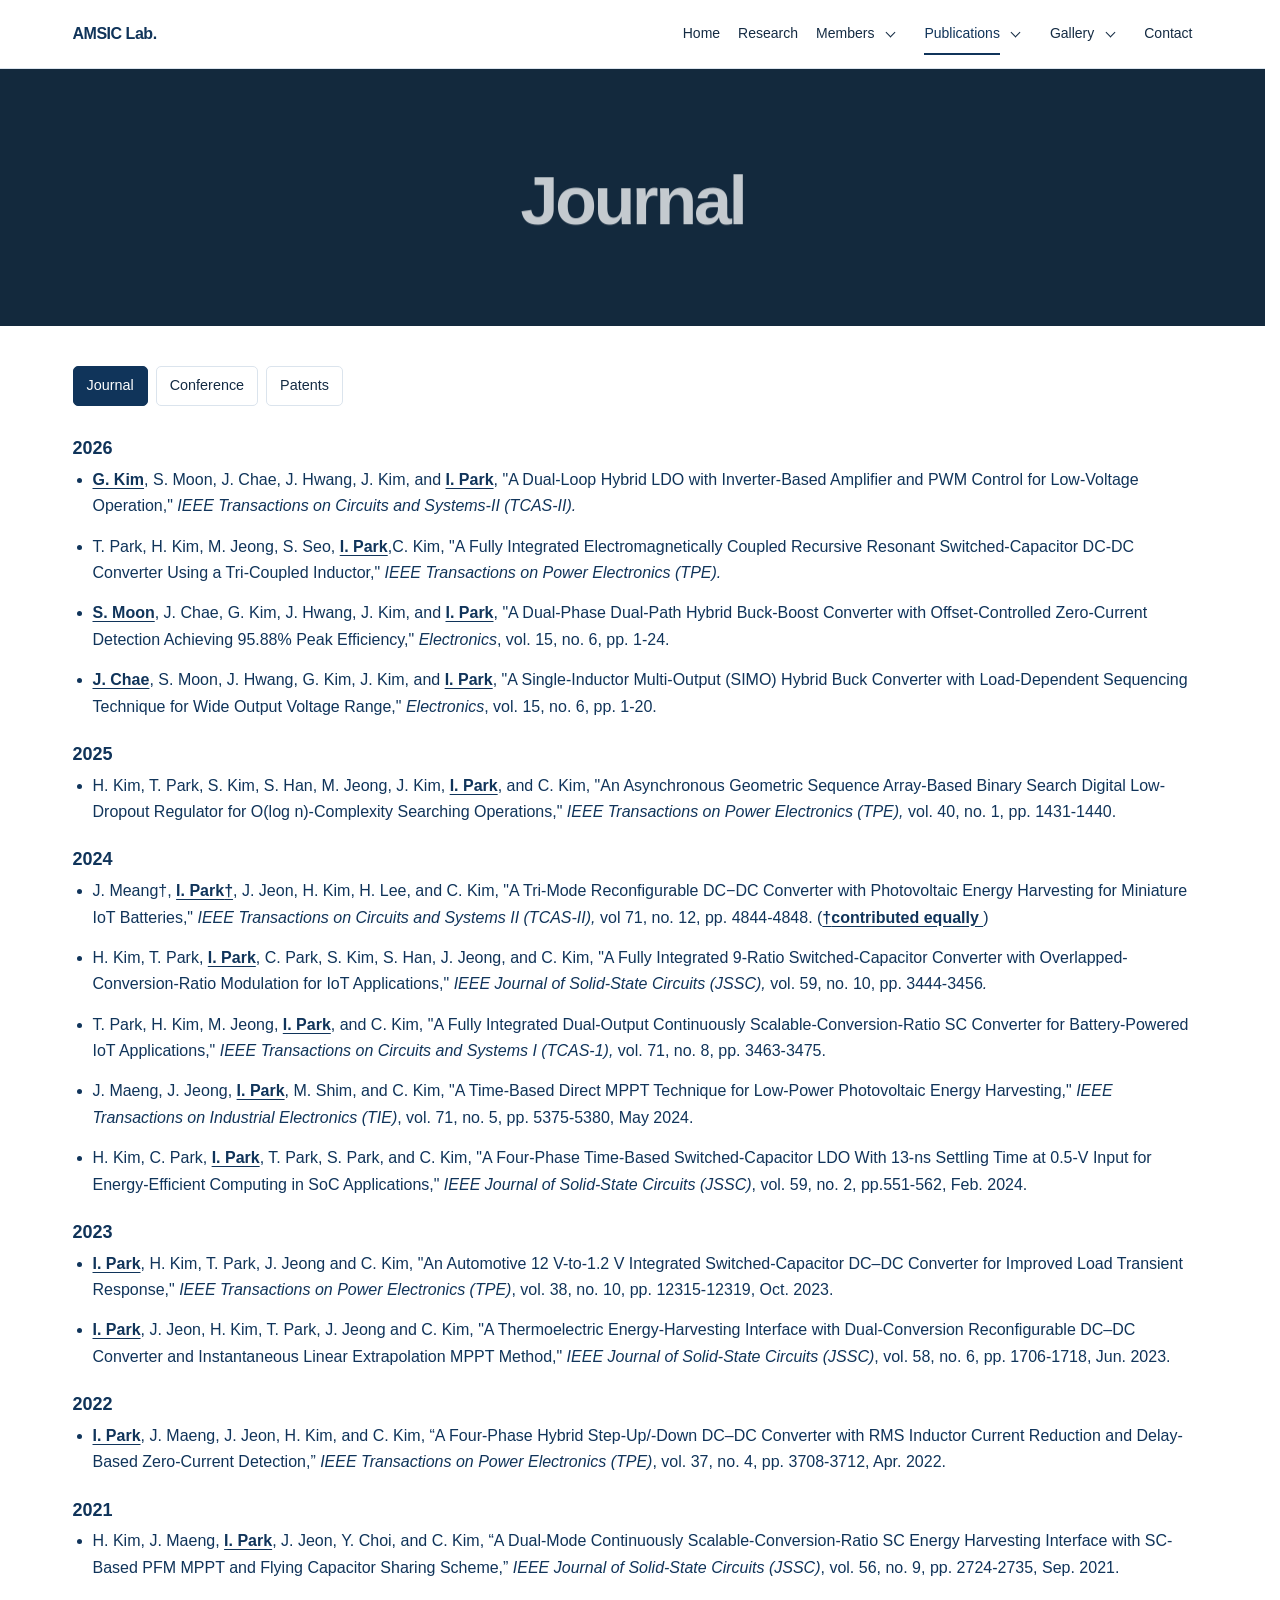
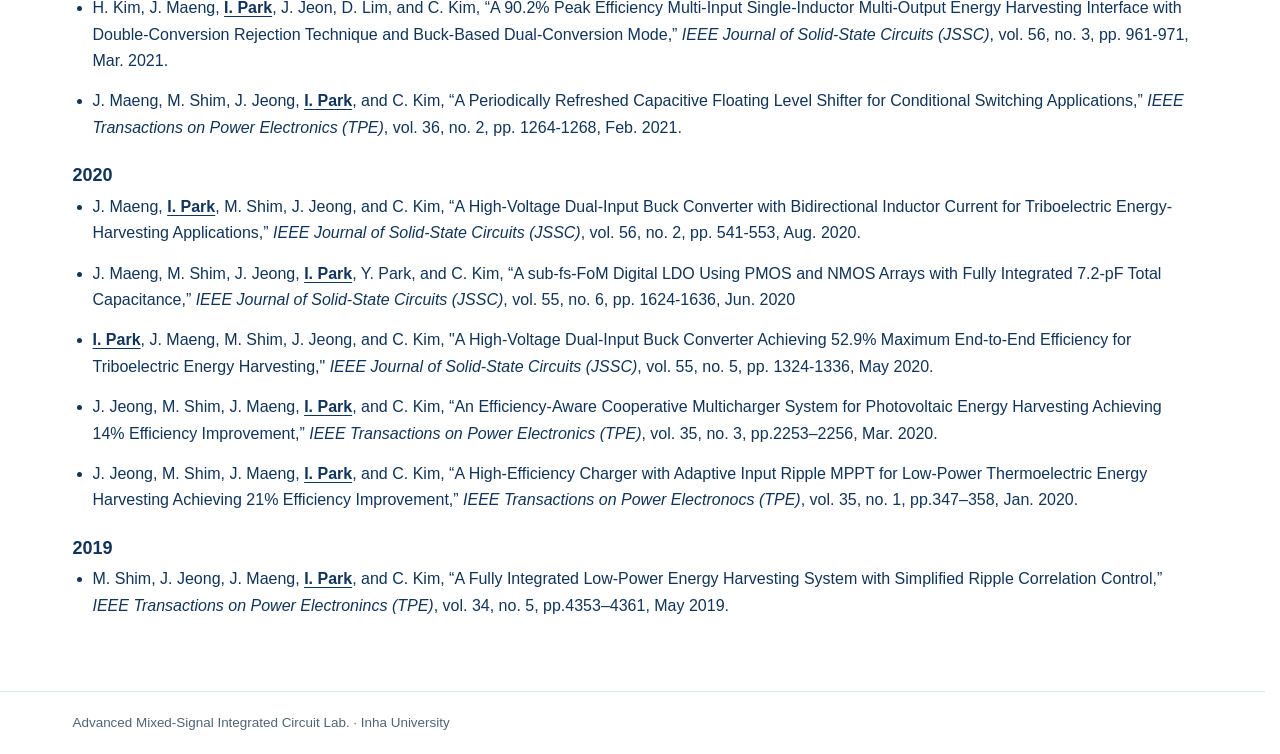
<file: papers.html>
<!doctype html>
<html lang="en">
<head>
  <meta charset="utf-8">
  <meta name="viewport" content="width=device-width, initial-scale=1">
  <meta http-equiv="refresh" content="0; url=journal.html">
  <title>Publications | AMSIC Lab.</title>
</head>
<body>
  <p>Publications are now listed under <a href="journal.html">Journal</a> and <a href="conference.html">Conference</a>.</p>
</body>
</html>
</file>
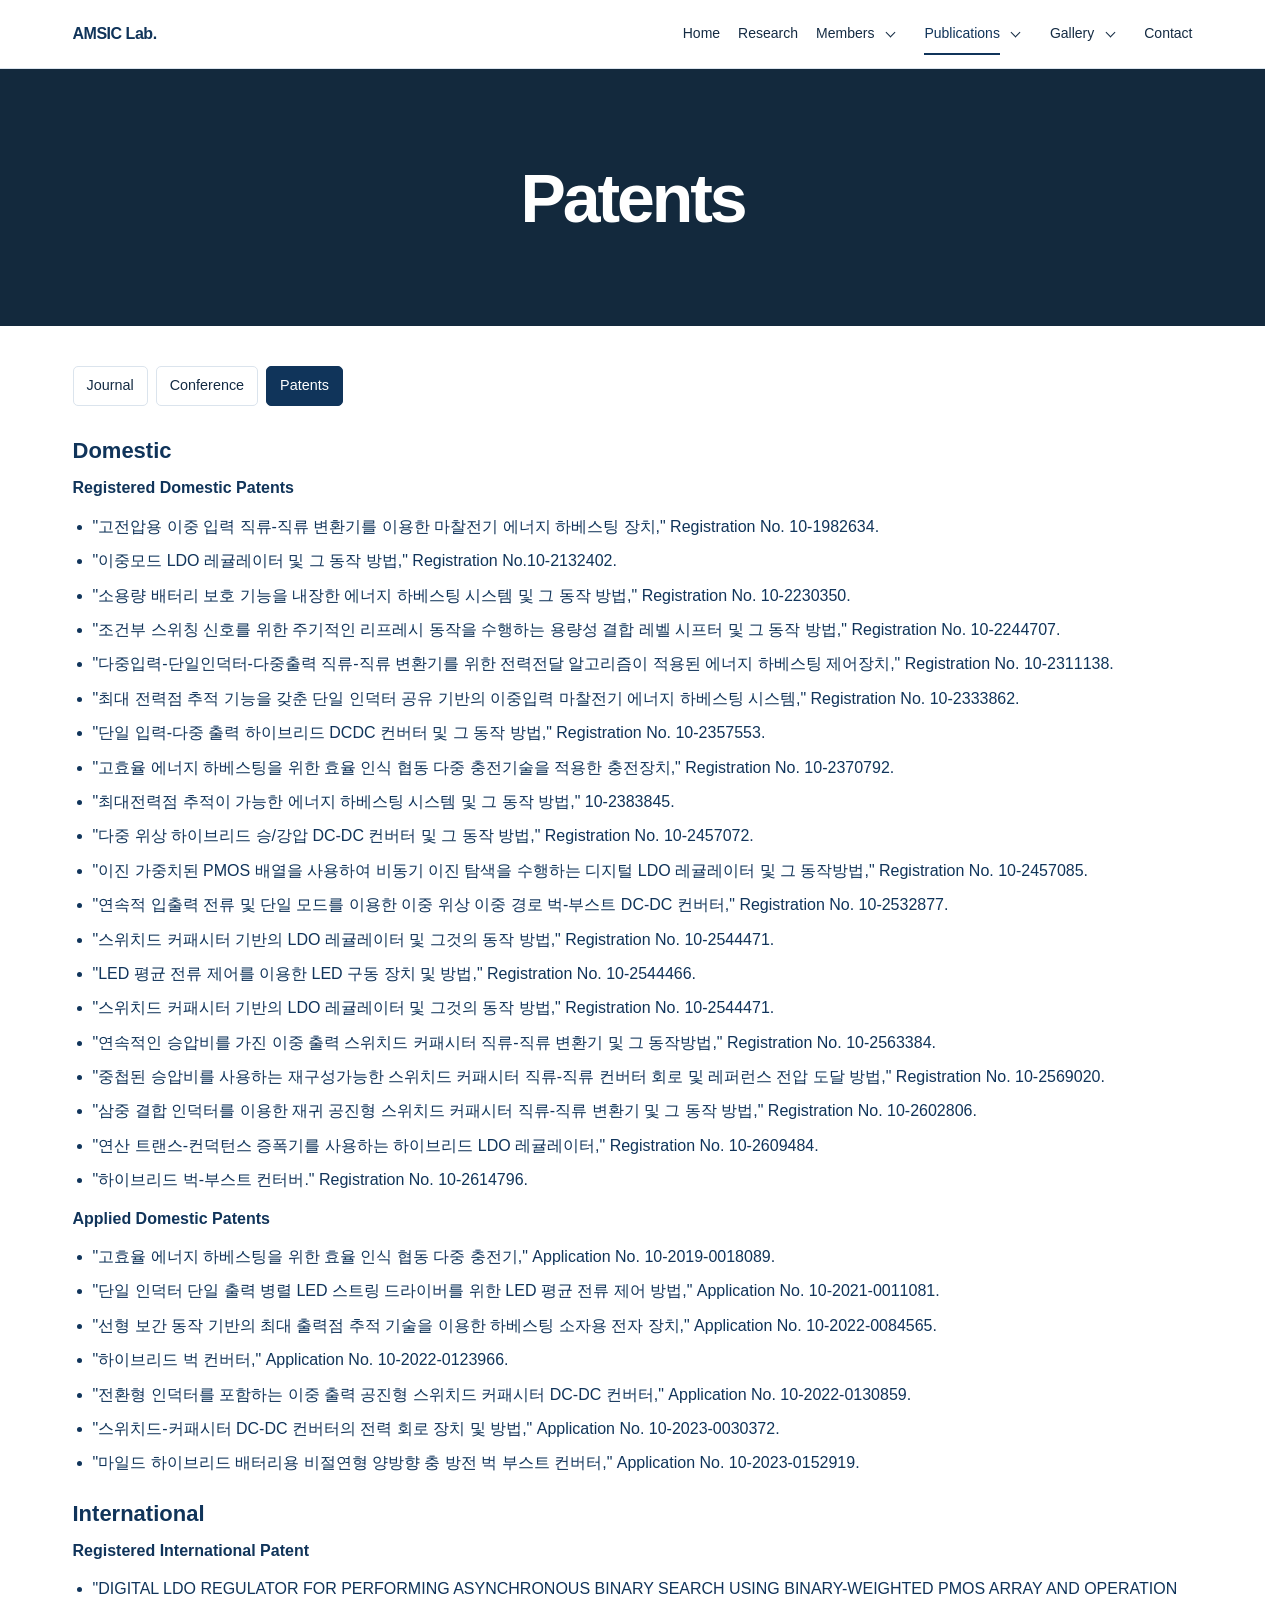
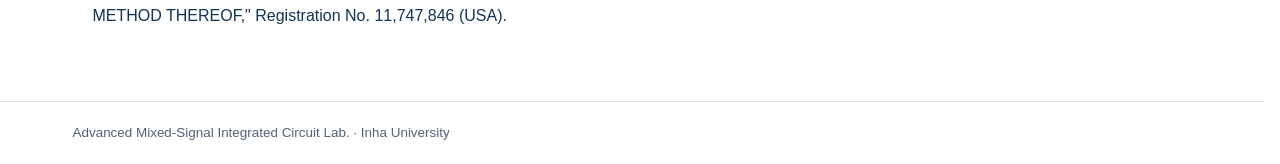
<file: patents.html>
<!doctype html>
<html lang="en">
<head>
  <meta charset="utf-8">
  <meta name="viewport" content="width=device-width, initial-scale=1">
  <title>Patents | AMSIC Lab.</title>
  <!-- styles.css는 모든 페이지의 디자인, menu.js는 드롭다운 닫기 동작을 담당합니다. -->
  <link rel="stylesheet" href="styles.css?v=patent-heading-spacing">
  <script src="menu.js" defer></script>
</head>
<body>
  <a class="skip-link" href="#main">Skip to content</a>
  <!-- 공통 상단 메뉴. 메뉴를 바꿀 때는 각 HTML의 이 부분을 함께 수정하세요. -->
  <header class="header">
    <div class="container header-inner">
      <a class="brand" href="index.html">AMSIC Lab.</a>
      <nav class="nav" aria-label="Main navigation">
        <a href="index.html" class="nav-link">Home</a>
        <a href="research.html" class="nav-link">Research</a>
          <!-- 메뉴 이름의 href는 기본 페이지, details 안의 링크는 화살표를 눌렀을 때 나오는 목록입니다. -->
          <div class="nav-group">
            <a href="professor.html" class="nav-link">Members</a>
            <details>
              <summary aria-label="Members submenu"></summary>
              <div class="dropdown">
              <a href="professor.html">Professor</a>
              <a href="students.html">Students</a>
              <a href="alumni.html">Alumni</a>
              </div>
            </details>
          </div>
          <div class="nav-group">
            <a href="journal.html" class="nav-link is-active">Publications</a>
            <details>
              <summary aria-label="Publications submenu"></summary>
              <div class="dropdown">
              <a href="journal.html">Journal</a>
              <a href="conference.html">Conference</a>
              <a href="patents.html" aria-current="page">Patents</a>
              </div>
            </details>
          </div>
          <div class="nav-group">
            <a href="team-gallery.html" class="nav-link">Gallery</a>
            <details>
              <summary aria-label="Gallery submenu"></summary>
              <div class="dropdown">
              <a href="team-gallery.html">Team Gallery</a>
              <a href="chip-gallery.html">Chip Gallery</a>
              </div>
            </details>
          </div>
        <a class="nav-link" href="contact.html">Contact</a>
      </nav>
    </div>
  </header>

  <main id="main">
    <div class="banner">
      <h1 class="container">Patents</h1>
    </div>
    <div class="container publication-content">
      <!-- 본문 상단의 하위 페이지 버튼. aria-current="page"는 지금 보고 있는 페이지를 표시합니다. -->
      <nav class="subnav" aria-label="Publications pages">
        <a href="journal.html">Journal</a>
        <a href="conference.html">Conference</a>
        <a href="patents.html" aria-current="page">Patents</a>
      </nav>
      <div class="publication-list patent-list" aria-label="Patent listings">
        <h2 class="paper-year">Domestic</h2>
        <h3 class="patent-category">Registered Domestic Patents</h3>
        <ul class="paper-list">
          <li>&quot;고전압용 이중 입력 직류-직류 변환기를 이용한 마찰전기 에너지 하베스팅 장치,&quot; Registration No. 10-1982634.</li>
          <li>&quot;이중모드 LDO 레귤레이터 및 그 동작 방법,&quot; Registration No.10-2132402.</li>
          <li>&quot;소용량 배터리 보호 기능을 내장한 에너지 하베스팅 시스템 및 그 동작 방법,&quot; Registration No. 10-2230350.</li>
          <li>&quot;조건부 스위칭 신호를 위한 주기적인 리프레시 동작을 수행하는 용량성 결합 레벨 시프터 및 그 동작 방법,&quot; Registration No. 10-2244707.</li>
          <li>&quot;다중입력-단일인덕터-다중출력 직류-직류 변환기를 위한 전력전달 알고리즘이 적용된 에너지 하베스팅 제어장치,&quot; Registration No. 10-2311138.</li>
          <li>&quot;최대 전력점 추적 기능을 갖춘 단일 인덕터 공유 기반의 이중입력 마찰전기 에너지 하베스팅 시스템,&quot; Registration No. 10-2333862.</li>
          <li>&quot;단일 입력-다중 출력 하이브리드 DCDC 컨버터 및 그 동작 방법,&quot; Registration No. 10-2357553.</li>
          <li>&quot;고효율 에너지 하베스팅을 위한 효율 인식 협동 다중 충전기술을 적용한 충전장치,&quot; Registration No. 10-2370792.</li>
          <li>&quot;최대전력점 추적이 가능한 에너지 하베스팅 시스템 및 그 동작 방법,&quot; 10-2383845.</li>
          <li>&quot;다중 위상 하이브리드 승/강압 DC-DC 컨버터 및 그 동작 방법,&quot; Registration No. 10-2457072.</li>
          <li>&quot;이진 가중치된 PMOS 배열을 사용하여 비동기 이진 탐색을 수행하는 디지털 LDO 레귤레이터 및 그 동작방법,&quot; Registration No. 10-2457085.</li>
          <li>&quot;연속적 입출력 전류 및 단일 모드를 이용한 이중 위상 이중 경로 벅-부스트 DC-DC 컨버터,&quot; Registration No. 10-2532877.</li>
          <li>&quot;스위치드 커패시터 기반의 LDO 레귤레이터 및 그것의 동작 방법,&quot; Registration No. 10-2544471.</li>
          <li>&quot;LED 평균 전류 제어를 이용한 LED 구동 장치 및 방법,&quot; Registration No. 10-2544466.</li>
          <li>&quot;스위치드 커패시터 기반의 LDO 레귤레이터 및 그것의 동작 방법,&quot; Registration No. 10-2544471.</li>
          <li>&quot;연속적인 승압비를 가진 이중 출력 스위치드 커패시터 직류-직류 변환기 및 그 동작방법,&quot; Registration No. 10-2563384.</li>
          <li>&quot;중첩된 승압비를 사용하는 재구성가능한 스위치드 커패시터 직류-직류 컨버터 회로 및 레퍼런스 전압 도달 방법,&quot; Registration No. 10-2569020.</li>
          <li>&quot;삼중 결합 인덕터를 이용한 재귀 공진형 스위치드 커패시터 직류-직류 변환기 및 그 동작 방법,&quot; Registration No. 10-2602806.</li>
          <li>&quot;연산 트랜스-컨덕턴스 증폭기를 사용하는 하이브리드 LDO 레귤레이터,&quot; Registration No. 10-2609484.</li>
          <li>&quot;하이브리드 벅-부스트 컨터버.&quot; Registration No. 10-2614796.</li>
        </ul>
        <h3 class="patent-category">Applied Domestic Patents</h3>
        <ul class="paper-list">
          <li>&quot;고효율 에너지 하베스팅을 위한 효율 인식 협동 다중 충전기,&quot; Application No. 10-2019-0018089.</li>
          <li>&quot;단일 인덕터 단일 출력 병렬 LED 스트링 드라이버를 위한 LED 평균 전류 제어 방법,&quot; Application No. 10-2021-0011081.</li>
          <li>&quot;선형 보간 동작 기반의 최대 출력점 추적 기술을 이용한 하베스팅 소자용 전자 장치,&quot; Application No. 10-2022-0084565.</li>
          <li>&quot;하이브리드 벅 컨버터,&quot; Application No. 10-2022-0123966.</li>
          <li>&quot;전환형 인덕터를 포함하는 이중 출력 공진형 스위치드 커패시터 DC-DC 컨버터,&quot; Application No. 10-2022-0130859.</li>
          <li>&quot;스위치드-커패시터 DC-DC 컨버터의 전력 회로 장치 및 방법,&quot; Application No. 10-2023-0030372.</li>
          <li>&quot;마일드 하이브리드 배터리용 비절연형 양방향 충 방전 벅 부스트 컨버터,&quot; Application No. 10-2023-0152919.</li>
        </ul>
        <h2 class="paper-year">International</h2>
        <h3 class="patent-category">Registered International Patent</h3>
        <ul class="paper-list">
          <li>&quot;DIGITAL LDO REGULATOR FOR PERFORMING ASYNCHRONOUS BINARY SEARCH USING BINARY-WEIGHTED PMOS ARRAY AND OPERATION METHOD THEREOF,&quot; Registration No. 11,747,846 (USA).</li>
        </ul>
      </div>
    </div>
  </main>

  <footer>
    <div class="container">Advanced Mixed-Signal Integrated Circuit Lab. · Inha University</div>
  </footer>
</body>
</html>
</file>
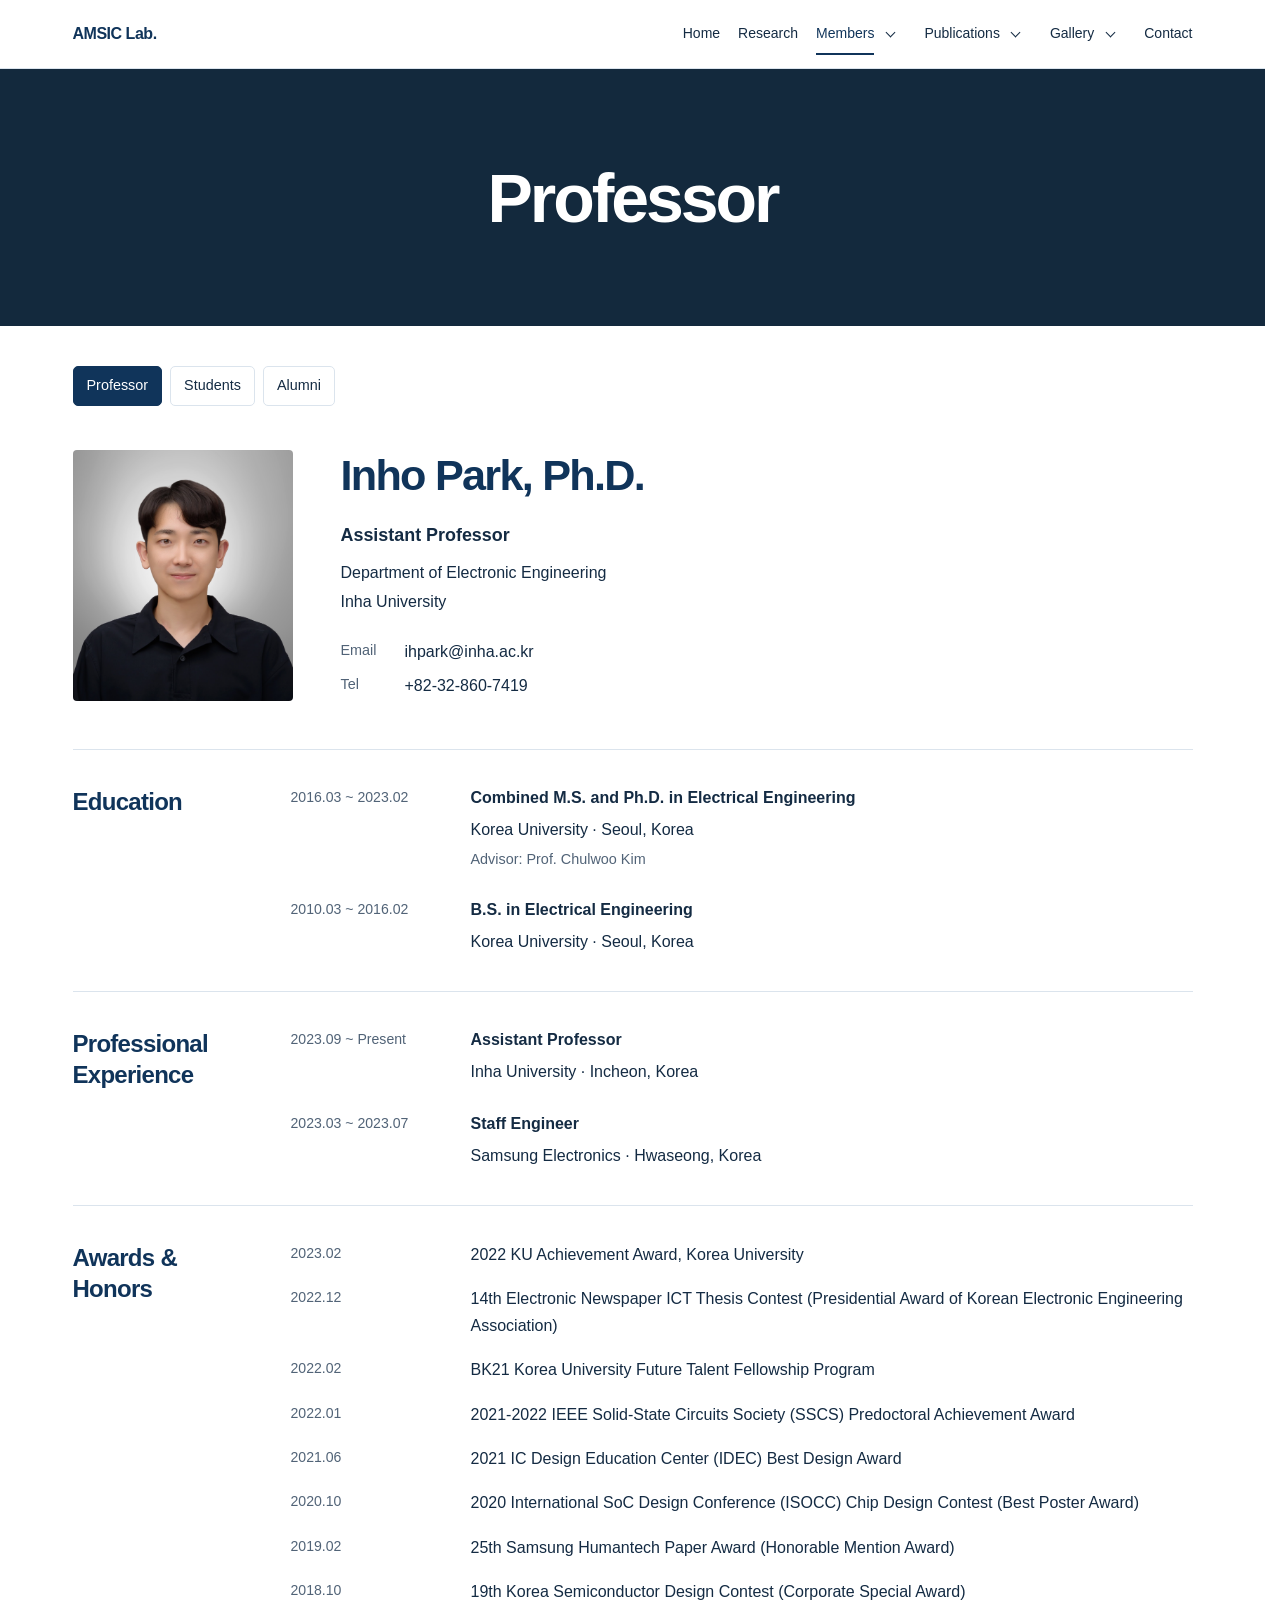
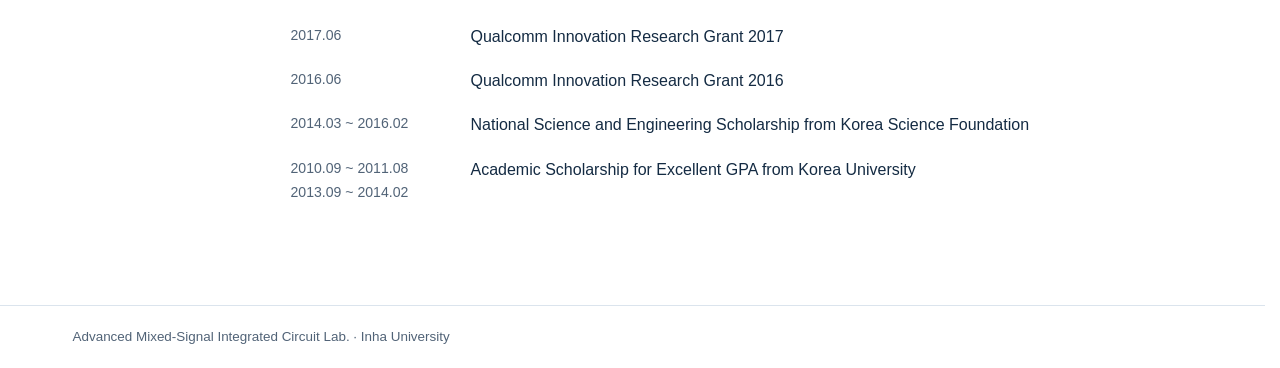
<file: professor.html>
<!doctype html>
<html lang="en">
<head>
  <meta charset="utf-8">
  <meta name="viewport" content="width=device-width, initial-scale=1">
  <title>Professor | AMSIC Lab.</title>
  <!-- styles.css는 모든 페이지의 디자인, menu.js는 드롭다운 닫기 동작을 담당합니다. -->
  <link rel="stylesheet" href="styles.css">
  <script src="menu.js" defer></script>
</head>
<body>
  <a class="skip-link" href="#main">Skip to content</a>
  <!-- 공통 상단 메뉴. 메뉴를 바꿀 때는 각 HTML의 이 부분을 함께 수정하세요. -->
  <header class="header">
    <div class="container header-inner">
      <a class="brand" href="index.html">AMSIC Lab.</a>
      <nav class="nav" aria-label="Main navigation">
        <a href="index.html" class="nav-link">Home</a>
        <a href="research.html" class="nav-link">Research</a>
          <!-- 메뉴 이름의 href는 기본 페이지, details 안의 링크는 화살표를 눌렀을 때 나오는 목록입니다. -->
          <div class="nav-group">
            <a href="professor.html" class="nav-link is-active" aria-current="page">Members</a>
            <details>
              <summary aria-label="Members submenu"></summary>
              <div class="dropdown">
              <a href="professor.html" aria-current="page">Professor</a>
              <a href="students.html">Students</a>
              <a href="alumni.html">Alumni</a>
              </div>
            </details>
          </div>
          <div class="nav-group">
            <a href="journal.html" class="nav-link">Publications</a>
            <details>
              <summary aria-label="Publications submenu"></summary>
              <div class="dropdown">
              <a href="journal.html">Journal</a>
              <a href="conference.html">Conference</a>
              <a href="patents.html">Patents</a>
              </div>
            </details>
          </div>
          <div class="nav-group">
            <a href="team-gallery.html" class="nav-link">Gallery</a>
            <details>
              <summary aria-label="Gallery submenu"></summary>
              <div class="dropdown">
              <a href="team-gallery.html">Team Gallery</a>
              <a href="chip-gallery.html">Chip Gallery</a>
              </div>
            </details>
          </div>
        <a class="nav-link" href="contact.html">Contact</a>
      </nav>
    </div>
  </header>

  <main id="main">
    <!-- 상단 네이비 배너 -->
    <div class="banner">
      <h1 class="container">Professor</h1>
    </div>
  
    <div class="container professor-content">
  
      <!-- Members 하위 페이지 버튼 -->
      <nav class="subnav" aria-label="Members pages">
        <a href="professor.html" aria-current="page">Professor</a>
        <a href="students.html">Students</a>
        <a href="alumni.html">Alumni</a>
      </nav>
  
      <!-- 교수님 사진과 기본 정보 -->
      <section class="professor-profile" aria-labelledby="professor-name">
  
        <!-- 업로드한 사진의 이름과 확장자를 맞춰주세요. -->
        <img class="professor-photo"
             src="members_photo/교수님.png"
             alt="Professor Inho Park">
  
        <div class="professor-info">
          <h2 id="professor-name">Inho Park, Ph.D.</h2>
  
          <p class="professor-position">Assistant Professor</p>
  
          <p>
            Department of Electronic Engineering<br>
            Inha University
          </p>
  
          <dl class="professor-contact">
            <div>
              <dt>Email</dt>
              <dd>
                <a href="mailto:ihpark@inha.ac.kr">
                  ihpark@inha.ac.kr
                </a>
              </dd>
            </div>
  
            <div>
              <dt>Tel</dt>
              <dd>
                <a href="tel:+82328607419">
                  +82-32-860-7419
                </a>
              </dd>
            </div>
          </dl>
        </div>
      </section>
  
      <!-- 학력 -->
      <section class="professor-section"
               aria-labelledby="education-title">
  
        <h2 id="education-title">Education</h2>
  
        <div class="professor-entries">
          <div class="professor-record">
            <p class="record-date">2016.03 ~ 2023.02</p>
  
            <div class="record-detail">
              <h3>Combined M.S. and Ph.D. in Electrical Engineering</h3>
              <p>Korea University · Seoul, Korea</p>
              <p class="record-note">Advisor: Prof. Chulwoo Kim</p>
            </div>
          </div>
  
          <div class="professor-record">
            <p class="record-date">2010.03 ~ 2016.02</p>
  
            <div class="record-detail">
              <h3>B.S. in Electrical Engineering</h3>
              <p>Korea University · Seoul, Korea</p>
            </div>
          </div>
        </div>
      </section>
  
      <!-- 경력 -->
      <section class="professor-section"
               aria-labelledby="experience-title">
  
        <h2 id="experience-title">Professional Experience</h2>
  
        <div class="professor-entries">
          <div class="professor-record">
            <p class="record-date">2023.09 ~ Present</p>
  
            <div class="record-detail">
              <h3>Assistant Professor</h3>
              <p>Inha University · Incheon, Korea</p>
            </div>
          </div>
  
          <div class="professor-record">
            <p class="record-date">2023.03 ~ 2023.07</p>
  
            <div class="record-detail">
              <h3>Staff Engineer</h3>
              <p>Samsung Electronics · Hwaseong, Korea</p>
            </div>
          </div>
        </div>
      </section>
  
      <!-- 수상 내역. 항목을 추가할 때 li 하나를 복사하세요. -->
      <section class="professor-section"
               aria-labelledby="awards-title">
  
        <h2 id="awards-title">Awards &amp; Honors</h2>
  
        <ul class="professor-awards">
          <li>
            <span class="record-date">2023.02</span>
            <span>2022 KU Achievement Award, Korea University</span>
          </li>
  
          <li>
            <span class="record-date">2022.12</span>
            <span>
              14th Electronic Newspaper ICT Thesis Contest (Presidential Award of Korean Electronic Engineering Association)
            </span>
          </li>
  
          <li>
            <span class="record-date">2022.02</span>
            <span>BK21 Korea University Future Talent Fellowship Program</span>
          </li>
  
          <li>
            <span class="record-date">2022.01</span>
            <span>
              2021-2022 IEEE Solid-State Circuits Society (SSCS) Predoctoral Achievement Award
            </span>
          </li>
  
          <li>
            <span class="record-date">2021.06</span>
            <span>2021 IC Design Education Center (IDEC) Best Design Award</span>
          </li>
  
          <li>
            <span class="record-date">2020.10</span>
            <span>
              2020 International SoC Design Conference (ISOCC) Chip Design Contest (Best Poster Award)
            </span>
          </li>
  
          <li>
            <span class="record-date">2019.02</span>
            <span>
              25th Samsung Humantech Paper Award (Honorable Mention Award)
            </span>
          </li>
  
          <li>
            <span class="record-date">2018.10</span>
            <span>
              19th Korea Semiconductor Design Contest (Corporate Special Award)
            </span>
          </li>
  
          <li>
            <span class="record-date">2017.06</span>
            <span>Qualcomm Innovation Research Grant 2017</span>
          </li>
  
          <li>
            <span class="record-date">2016.06</span>
            <span>Qualcomm Innovation Research Grant 2016</span>
          </li>
  
          <li>
            <span class="record-date">2014.03 ~ 2016.02</span>
            <span>National Science and Engineering Scholarship from Korea Science Foundation</span>
          </li>
  
          <li>
            <span class="record-date">
              2010.09 ~ 2011.08<br>
              2013.09 ~ 2014.02
            </span>
            <span>Academic Scholarship for Excellent GPA from Korea University</span>
          </li>
        </ul>
      </section>
  
    </div>
  </main>

  <footer>
    <div class="container">Advanced Mixed-Signal Integrated Circuit Lab. · Inha University</div>
  </footer>
</body>
</html>
</file>
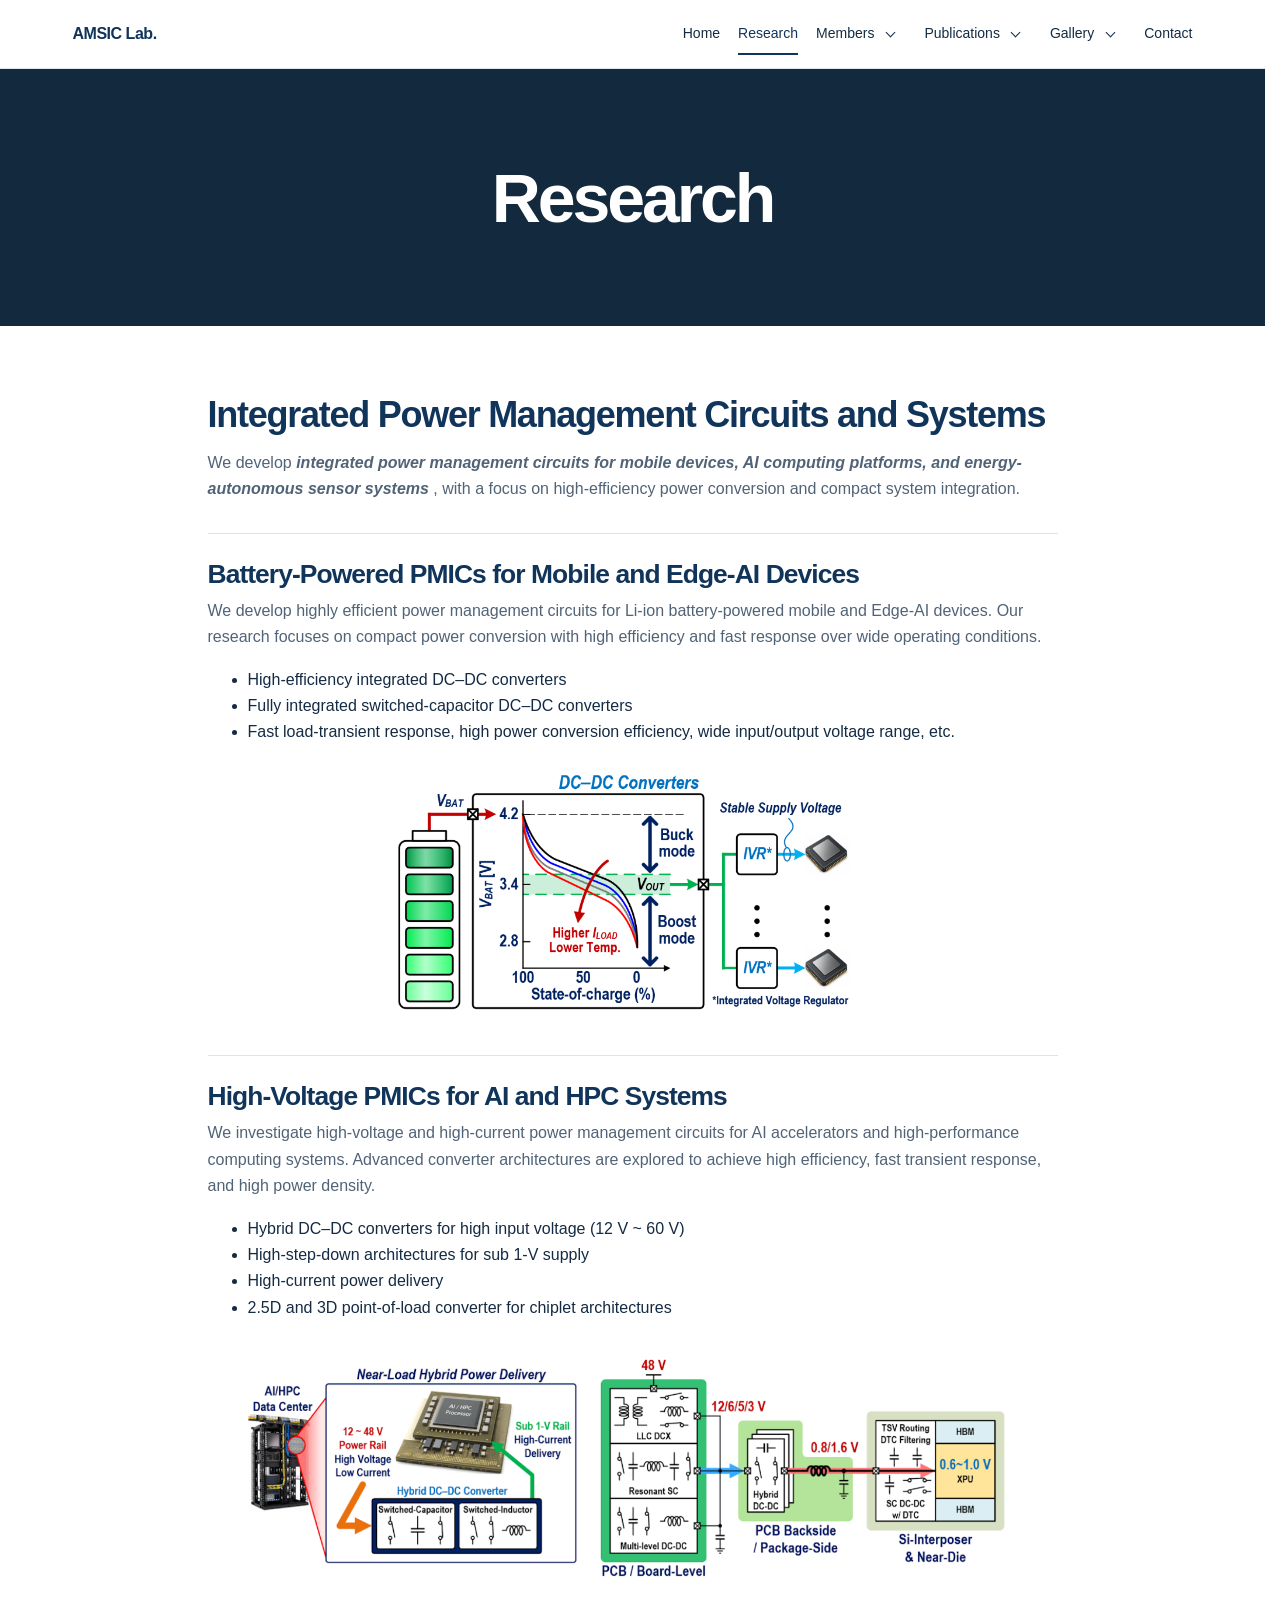
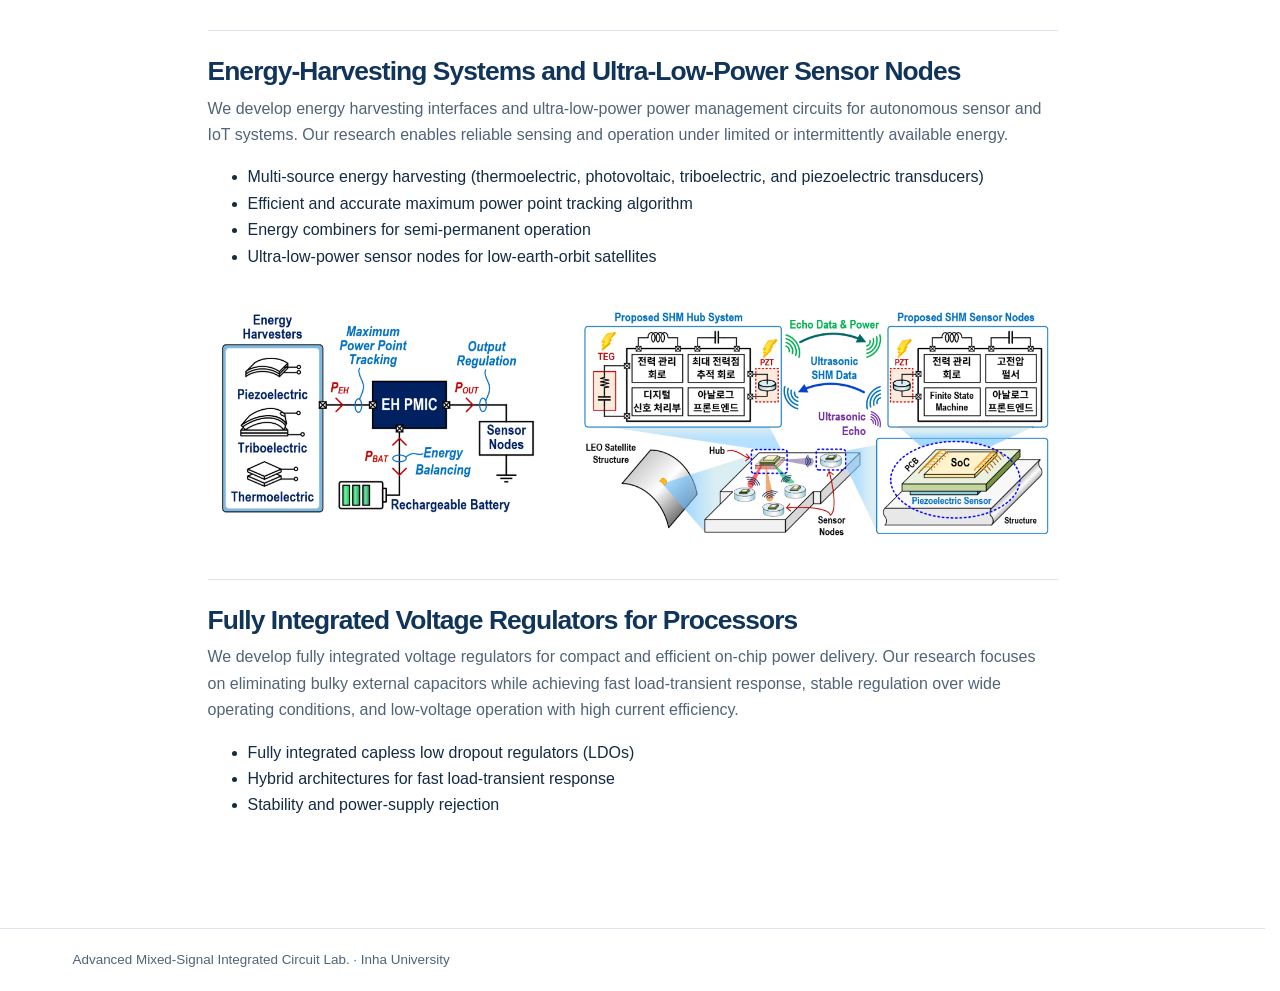
<file: research.html>
<!doctype html>
<html lang="en">
<head>
  <meta charset="utf-8">
  <meta name="viewport" content="width=device-width, initial-scale=1">
  <title>Research | AMSIC Lab.</title>
  <!-- styles.css는 모든 페이지의 디자인, menu.js는 드롭다운 닫기 동작을 담당합니다. -->
  <link rel="stylesheet" href="styles.css?v=research-scroll">
  <script src="menu.js" defer></script>
</head>
<body>
  <a class="skip-link" href="#main">Skip to content</a>
  <!-- 공통 상단 메뉴. 메뉴를 바꿀 때는 각 HTML의 이 부분을 함께 수정하세요. -->
  <header class="header">
    <div class="container header-inner">
      <a class="brand" href="index.html">AMSIC Lab.</a>
      <nav class="nav" aria-label="Main navigation">
        <a href="index.html" class="nav-link">Home</a>
        <a href="research.html" class="nav-link is-active" aria-current="page">Research</a>
          <!-- 메뉴 이름의 href는 기본 페이지, details 안의 링크는 화살표를 눌렀을 때 나오는 목록입니다. -->
          <div class="nav-group">
            <a href="professor.html" class="nav-link">Members</a>
            <details>
              <summary aria-label="Members submenu"></summary>
              <div class="dropdown">
              <a href="professor.html">Professor</a>
              <a href="students.html">Students</a>
              <a href="alumni.html">Alumni</a>
              </div>
            </details>
          </div>
          <div class="nav-group">
            <a href="journal.html" class="nav-link">Publications</a>
            <details>
              <summary aria-label="Publications submenu"></summary>
              <div class="dropdown">
              <a href="journal.html">Journal</a>
              <a href="conference.html">Conference</a>
              <a href="patents.html">Patents</a>
              </div>
            </details>
          </div>
          <div class="nav-group">
            <a href="team-gallery.html" class="nav-link">Gallery</a>
            <details>
              <summary aria-label="Gallery submenu"></summary>
              <div class="dropdown">
              <a href="team-gallery.html">Team Gallery</a>
              <a href="chip-gallery.html">Chip Gallery</a>
              </div>
            </details>
          </div>
        <a class="nav-link" href="contact.html">Contact</a>
      </nav>
    </div>
  </header>

  <main id="main">
    <div class="banner">
      <h1 class="container">Research</h1>
    </div>
  
    <div class="container reading page-content">
      <h2>Integrated Power Management Circuits and Systems</h2>
      <p>
        We develop 
        <strong><em>
          integrated power management circuits for mobile devices, 
          AI computing platforms, and energy-autonomous sensor systems
        </em> </strong>, 
          with a focus on high-efficiency power conversion and compact system integration. 
      </p>
  
      <div class="research-list">
  
        <!-- 첫 번째 연구 분야. Home 카드의 #mobile-pmics와 연결됩니다. -->
        <article class="entry" id="mobile-pmics">
          <h2>Battery-Powered PMICs for Mobile and Edge-AI Devices</h2>
          <p>
            We develop highly efficient power management circuits for Li-ion battery-powered mobile and Edge-AI devices. 
            Our research focuses on compact power conversion with high efficiency and fast response over wide operating conditions.
          </p>
  
          <ul>
            <li>High-efficiency integrated DC–DC converters</li>
            <li>Fully integrated switched-capacitor DC–DC converters</li>
            <li>Fast load-transient response, high power conversion efficiency, wide input/output voltage range, etc.</li>
          </ul>
  
          <figure class="media-slot">
            <img src="research_photo/converter.png"
                 width="1455" height="459"
                 alt="Power management circuits for mobile and Edge-AI devices"
                 loading="lazy">
          </figure>
        </article>
  
        <!-- 두 번째 연구 분야 -->
        <article class="entry" id="ai-hpc">
          <h2>High-Voltage PMICs for AI and HPC Systems</h2>
          <p>
            We investigate high-voltage and high-current power management circuits 
            for AI accelerators and high-performance computing systems. 
            Advanced converter architectures are explored to achieve high efficiency, 
            fast transient response, and high power density. 
          </p>
  
          <ul>
            <li>Hybrid DC–DC converters for high input voltage (12 V ~ 60 V)</li>
            <li>High-step-down architectures for sub 1-V supply</li>
            <li>High-current power delivery</li>
            <li>2.5D and 3D point-of-load converter for chiplet architectures</li>
          </ul>
          
          <figure class="media-slot">
            <img src="research_photo/hpc.png"
                 width="1455" height="459"
                 alt="Power delivery architecture for AI and HPC systems"
                 loading="lazy">
          </figure>
        </article>
  
        <!-- 세 번째 연구 분야 -->
        <article class="entry" id="energy-harvesting">
          <h2>Energy-Harvesting Systems and Ultra-Low-Power Sensor Nodes</h2>
          <p>
            We develop energy harvesting interfaces and ultra-low-power power management circuits 
            for autonomous sensor and IoT systems. 
            Our research enables reliable sensing and operation under limited or intermittently available energy.
          </p>
  
          <ul>
            <li>Multi-source energy harvesting (thermoelectric, photovoltaic, triboelectric, and piezoelectric transducers)</li>
            <li>Efficient and accurate maximum power point tracking algorithm</li>
            <li>Energy combiners for semi-permanent operation</li>
            <li>Ultra-low-power sensor nodes for low-earth-orbit satellites</li>
          </ul>

          <figure class="media-slot">
            <img src="research_photo/harvesting.png"
                 width="1455" height="459"
                 alt="Multi-source energy harvesting and autonomous sensor system"
                 loading="lazy">
          </figure>
        </article>
  
        <!-- 네 번째 연구 분야 -->
        <article class="entry" id="integrated-regulators">
          <h2>Fully Integrated Voltage Regulators for Processors</h2>
          <p>
            We develop fully integrated voltage regulators for compact and efficient on-chip power delivery. 
            Our research focuses on eliminating bulky external capacitors while achieving fast load-transient response, 
            stable regulation over wide operating conditions, and low-voltage operation with high current efficiency.
          </p>
  
          <ul>
            <li>Fully integrated capless low dropout regulators (LDOs)</li>
            <li>Hybrid architectures for fast load-transient response</li>
            <li>Stability and power-supply rejection</li>
          </ul>
  
          <!-- 실제 그림을 추가할 때 이 figure의 주석을 푸세요.
          <figure class="media-slot">
            <img src="research_photo/integrated-regulators.jpg"
                 alt="Fully integrated voltage regulator architecture"
                 loading="lazy">
            <figcaption>Figure caption.</figcaption>
          </figure>
          -->
        </article>
  
      </div>
    </div>
  </main>

  <footer>
    <div class="container">Advanced Mixed-Signal Integrated Circuit Lab. · Inha University</div>
  </footer>
</body>
</html>
</file>
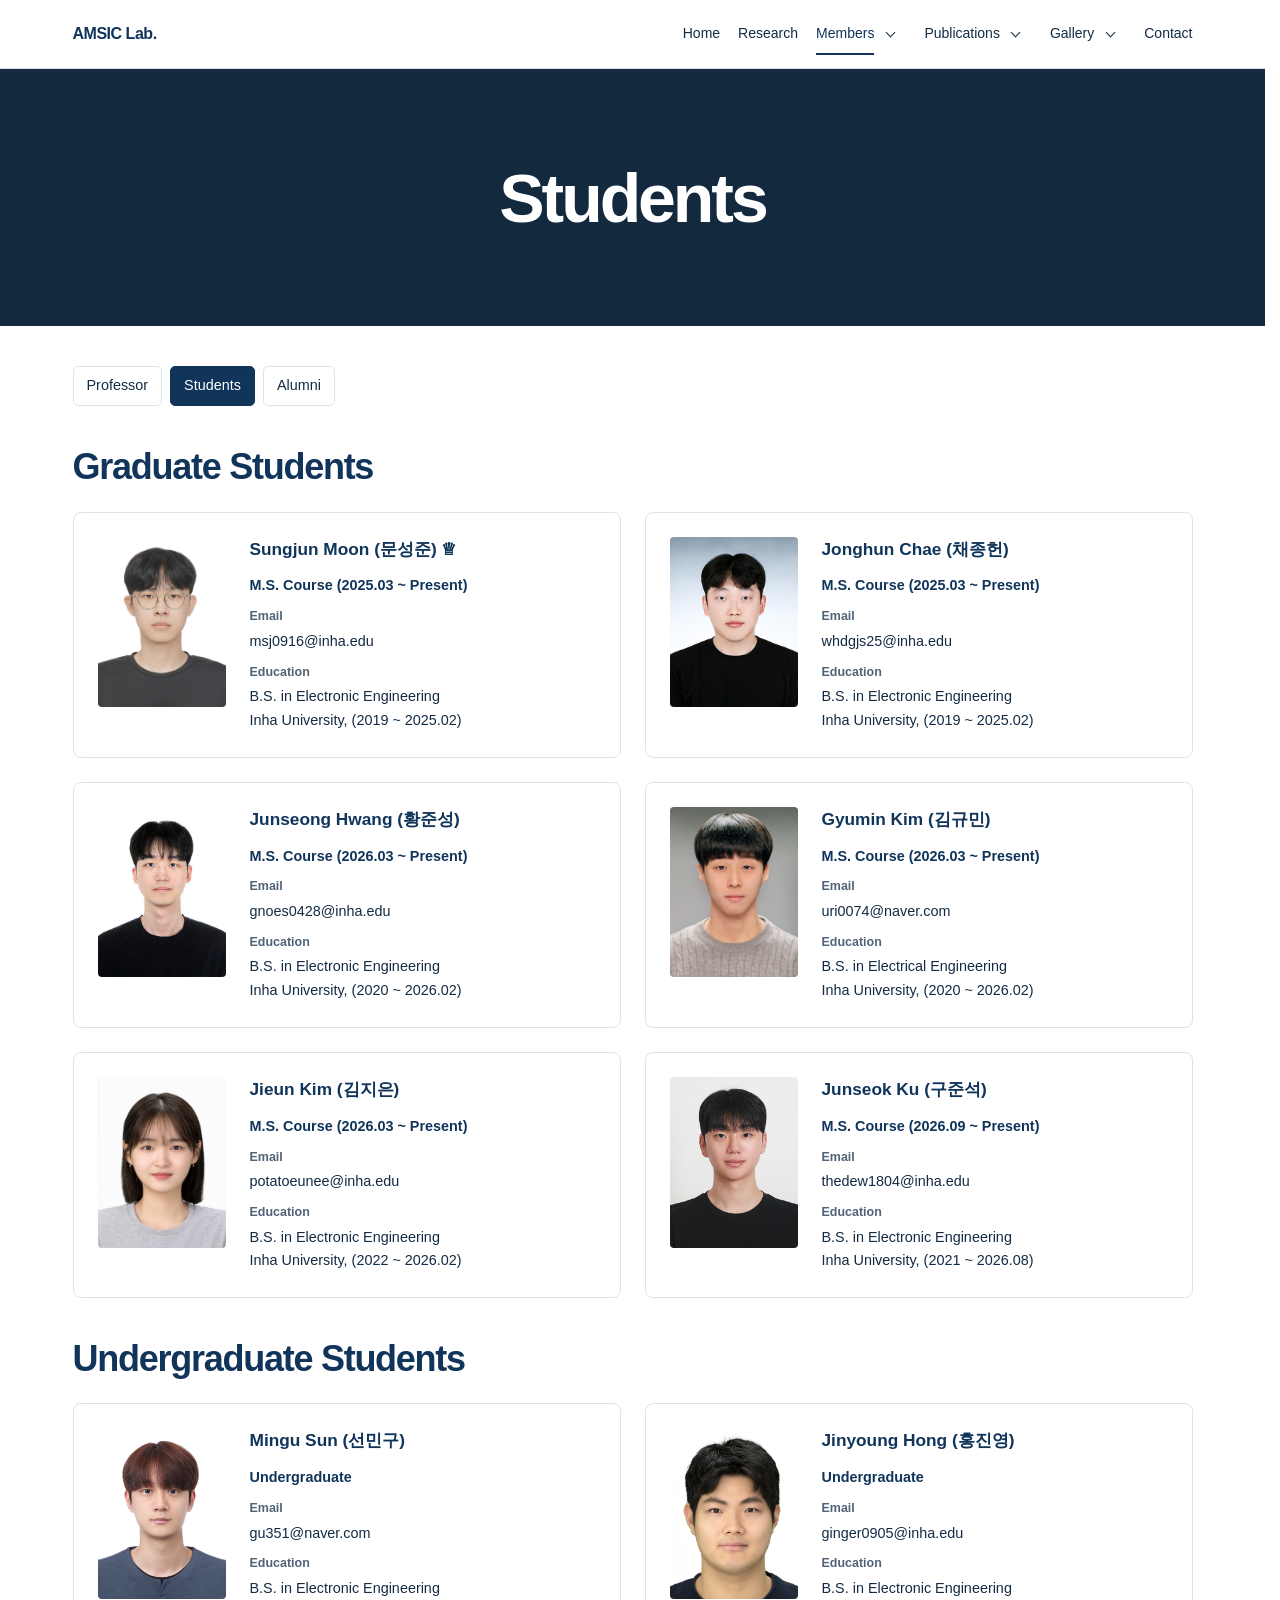
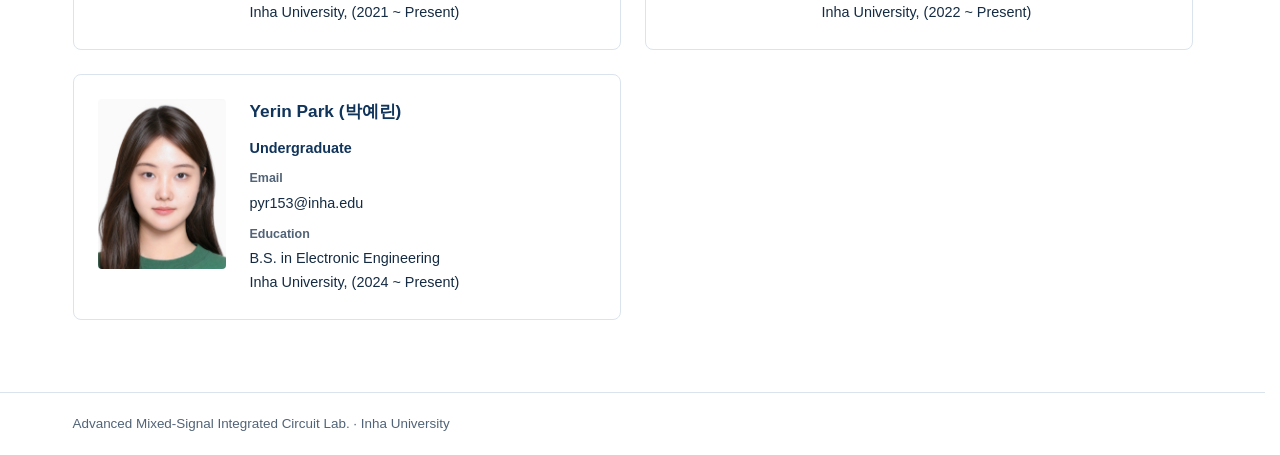
<file: students.html>
<!doctype html>
<html lang="en">
<head>
  <meta charset="utf-8">
  <meta name="viewport" content="width=device-width, initial-scale=1">
  <title>Students | AMSIC Lab.</title>
  <!-- styles.css는 모든 페이지의 디자인, menu.js는 드롭다운 닫기 동작을 담당합니다. -->
  <link rel="stylesheet" href="styles.css">
  <script src="menu.js" defer></script>
</head>
<body>
  <a class="skip-link" href="#main">Skip to content</a>
  <!-- 공통 상단 메뉴. 메뉴를 바꿀 때는 각 HTML의 이 부분을 함께 수정하세요. -->
  <header class="header">
    <div class="container header-inner">
      <a class="brand" href="index.html">AMSIC Lab.</a>
      <nav class="nav" aria-label="Main navigation">
        <a href="index.html" class="nav-link">Home</a>
        <a href="research.html" class="nav-link">Research</a>
          <!-- 메뉴 이름의 href는 기본 페이지, details 안의 링크는 화살표를 눌렀을 때 나오는 목록입니다. -->
          <div class="nav-group">
            <a href="professor.html" class="nav-link is-active">Members</a>
            <details>
              <summary aria-label="Members submenu"></summary>
              <div class="dropdown">
              <a href="professor.html">Professor</a>
              <a href="students.html" aria-current="page">Students</a>
              <a href="alumni.html">Alumni</a>
              </div>
            </details>
          </div>
          <div class="nav-group">
            <a href="journal.html" class="nav-link">Publications</a>
            <details>
              <summary aria-label="Publications submenu"></summary>
              <div class="dropdown">
              <a href="journal.html">Journal</a>
              <a href="conference.html">Conference</a>
              <a href="patents.html">Patents</a>
              </div>
            </details>
          </div>
          <div class="nav-group">
            <a href="team-gallery.html" class="nav-link">Gallery</a>
            <details>
              <summary aria-label="Gallery submenu"></summary>
              <div class="dropdown">
              <a href="team-gallery.html">Team Gallery</a>
              <a href="chip-gallery.html">Chip Gallery</a>
              </div>
            </details>
          </div>
        <a class="nav-link" href="contact.html">Contact</a>
      </nav>
    </div>
  </header>

  <main id="main">
    <div class="banner">
      <h1 class="container">Students</h1>
    </div>
    <div class="container students-content">
      <!-- 본문 상단의 하위 페이지 버튼. aria-current="page"는 지금 보고 있는 페이지를 표시합니다. -->
      <nav class="subnav" aria-label="Members pages">
        <a href="professor.html">Professor</a>
        <a href="students.html" aria-current="page">Students</a>
        <a href="alumni.html">Alumni</a>
      </nav>

      <!-- ★★★★★★★★★★★★★★★★ 대학원생 수정: 시작 ★★★★★★★★★★★★★★★★ -->
    <section class="student-section" aria-labelledby="graduate-title">
      <h2 id="graduate-title">Graduate Students</h2>
    
      <!-- PC에서는 한 줄에 두 명씩 배치됩니다. -->
      <div class="student-grid">
    
        <!-- ★★★★★★★★★★ (학생 선 구분) -->
        
        <article class="student-card">
          <img
            class="student-photo"
            src="members_photo/25_문성준.jpg"
            alt="Sungjun Moon"
            loading="lazy"
          >
    
          <div class="student-info">
            <h3>Sungjun Moon <span>(문성준)</span> <span role="img" aria-label="Lab leader" title="Lab leader">♕</span></h3>
    
            <dl class="student-details">
              <div>
                <dd class="student-course">M.S. Course (2025.03 ~ Present)</dd>
              </div>
    
              <div>
                <dt>Email</dt>
                <dd>
                  <a href="mailto:msj0916@inha.edu">
                    msj0916@inha.edu
                  </a>
                </dd>
              </div>
    
              <div>
                <dt>Education</dt>
                <dd>
                  B.S. in Electronic Engineering<br>
                  Inha University, (2019 ~ 2025.02)
                </dd>
              </div>
            </dl>
          </div>
        </article>
        
        <!-- ★★★★★★★★★★ -->
        
        <article class="student-card">
          <img
            class="student-photo"
            src="members_photo/25_채종헌.jpg"
            alt="Jongjun Chae"
            loading="lazy"
          >
    
          <div class="student-info">
            <h3>Jonghun Chae <span>(채종헌)</span></h3>
    
            <dl class="student-details">
              <div>
                <dd class="student-course">M.S. Course (2025.03 ~ Present)</dd>
              </div>
    
              <div>
                <dt>Email</dt>
                <dd>
                  <a href="mailto:whdgjs25@inha.edu">
                    whdgjs25@inha.edu
                  </a>
                </dd>
              </div>
    
              <div>
                <dt>Education</dt>
                <dd>
                  B.S. in Electronic Engineering<br>
                  Inha University, (2019 ~ 2025.02)
                </dd>
              </div>
            </dl>
          </div>
        </article>

        <!-- ★★★★★★★★★★ -->
        
        <article class="student-card">
          <img
            class="student-photo"
            src="members_photo/26_황준성.jpg"
            alt="Junseong Hwang"
            loading="lazy"
          >
    
          <div class="student-info">
            <h3>Junseong Hwang <span>(황준성)</span></h3>
    
            <dl class="student-details">
              <div>
                <dd class="student-course">M.S. Course (2026.03 ~ Present)</dd>
              </div>
    
              <div>
                <dt>Email</dt>
                <dd>
                  <a href="mailto:gnoes0428@inha.edu">
                    gnoes0428@inha.edu
                  </a>
                </dd>
              </div>
    
              <div>
                <dt>Education</dt>
                <dd>
                  B.S. in Electronic Engineering<br>
                  Inha University, (2020 ~ 2026.02)
                </dd>
              </div>
            </dl>
          </div>
        </article>

        <!-- ★★★★★★★★★★ -->
        
        <article class="student-card">
          <!-- 이 사진만 틀 안에서 조금 더 확대 -->
          <div class="student-photo-frame">
            <img
              class="student-photo"
              src="members_photo/26_김규민.jpg"
              alt="Gyumin Kim"
              loading="lazy"
            >
          </div>
    
          <div class="student-info">
            <h3>Gyumin Kim <span>(김규민)</span></h3>
    
            <dl class="student-details">
              <div>
                <dd class="student-course">M.S. Course (2026.03 ~ Present)</dd>
              </div>
    
              <div>
                <dt>Email</dt>
                <dd>
                  <a href="mailto:uri0074@naver.com">
                    uri0074@naver.com
                  </a>
                </dd>
              </div>
    
              <div>
                <dt>Education</dt>
                <dd>
                  B.S. in Electrical Engineering<br>
                  Inha University, (2020 ~ 2026.02)
                </dd>
              </div>
            </dl>
          </div>
        </article>

        <!-- ★★★★★★★★★★ -->
        
        <article class="student-card">
          <img
            class="student-photo"
            src="members_photo/26_김지은.jpg"
            alt="Jieun Kim"
            loading="lazy"
          >
    
          <div class="student-info">
            <h3>Jieun Kim <span>(김지은)</span></h3>
    
            <dl class="student-details">
              <div>
                <dd class="student-course">M.S. Course (2026.03 ~ Present)</dd>
              </div>
    
              <div>
                <dt>Email</dt>
                <dd>
                  <a href="mailto:potatoeunee@inha.edu">
                    potatoeunee@inha.edu
                  </a>
                </dd>
              </div>
    
              <div>
                <dt>Education</dt>
                <dd>
                  B.S. in Electronic Engineering<br>
                  Inha University, (2022 ~ 2026.02)
                </dd>
              </div>
            </dl>
          </div>
        </article>

        <!-- ★★★★★★★★★★ -->
        
        <article class="student-card">
          <img
            class="student-photo"
            src="members_photo/26_구준석.jpg"
            alt="Junseok Ku"
            loading="lazy"
          >
    
          <div class="student-info">
            <h3>Junseok Ku <span>(구준석)</span></h3>
    
            <dl class="student-details">
              <div>
                <dd class="student-course">M.S. Course (2026.09 ~ Present)</dd>
              </div>
    
              <div>
                <dt>Email</dt>
                <dd>
                  <a href="mailto:thedew1804@inha.edu">
                    thedew1804@inha.edu
                  </a>
                </dd>
              </div>
    
              <div>
                <dt>Education</dt>
                <dd>
                  B.S. in Electronic Engineering<br>
                  Inha University, (2021 ~ 2026.08)
                </dd>
              </div>
            </dl>
          </div>
        </article>

        <!-- ★★★★★★★★★★ -->

        <!-- 추가 하는 방법 : article 한 묶음을 복사해서 여기에 추가하세요. -->
    
      </div>
    </section>
    
      <!-- ★★★★★★★★★★★★★★★★ 학부연구생 수정: 시작 ★★★★★★★★★★★★★★★★ -->
    <section class="student-section" aria-labelledby="undergraduate-title">
      <h2 id="undergraduate-title">Undergraduate Students</h2>
    
      <div class="student-grid">
    
        <!-- ★★★★★★★★★★ (학생 선 구분) -->
        
        <article class="student-card">
          <img
            class="student-photo"
            src="members_photo/27_선민구.jpg"
            alt="Mingu Sun"
            loading="lazy"
          >
    
          <div class="student-info">
            <h3>Mingu Sun <span>(선민구)</span></h3>
    
            <dl class="student-details">
              <div>
                <dd class="student-course">Undergraduate </dd>
              </div>
    
              <div>
                <dt>Email</dt>
                <dd>
                  <a href="mailto:gu351@naver.com">
                    gu351@naver.com
                  </a>
                </dd>
              </div>
    
              <div>
                <dt>Education</dt>
                <dd>
                  B.S. in Electronic Engineering<br>
                  Inha University, (2021 ~ Present)
                </dd>
              </div>
            </dl>
          </div>
        </article>

        <!-- ★★★★★★★★★★ -->
        
        <article class="student-card">
          <img
            class="student-photo"
            src="members_photo/27_홍진영.jpg"
            alt="Jinyoung Hong"
            loading="lazy"
          >
    
          <div class="student-info">
            <h3>Jinyoung Hong <span>(홍진영)</span></h3>
    
            <dl class="student-details">
              <div>
                <dd class="student-course">Undergraduate </dd>
              </div>
    
              <div>
                <dt>Email</dt>
                <dd>
                  <a href="mailto:ginger0905@inha.edu">
                    ginger0905@inha.edu
                  </a>
                </dd>
              </div>
    
              <div>
                <dt>Education</dt>
                <dd>
                  B.S. in Electronic Engineering<br>
                  Inha University, (2022 ~ Present)
                </dd>
              </div>
            </dl>
          </div>
        </article>

        <!-- ★★★★★★★★★★ -->
        
        <article class="student-card">
          <img
            class="student-photo"
            src="members_photo/28_박예린.png"
            alt="Yerin Park"
            loading="lazy"
          >
    
          <div class="student-info">
            <h3>Yerin Park <span>(박예린)</span></h3>
    
            <dl class="student-details">
              <div>
                <dd class="student-course">Undergraduate </dd>
              </div>
    
              <div>
                <dt>Email</dt>
                <dd>
                  <a href="mailto:pyr153@inha.edu">
                    pyr153@inha.edu
                  </a>
                </dd>
              </div>
    
              <div>
                <dt>Education</dt>
                <dd>
                  B.S. in Electronic Engineering<br>
                  Inha University, (2024 ~ Present)
                </dd>
              </div>
            </dl>
          </div>
        </article>

        <!-- ★★★★★★★★★★ -->
        
        <!-- 추가 하는 방법 : article 한 묶음을 복사해서 여기에 추가하세요. -->
    
      </div>
    </section>
      
    </div>
  </main>

  <footer>
    <div class="container">Advanced Mixed-Signal Integrated Circuit Lab. · Inha University</div>
  </footer>
</body>
</html>
</file>
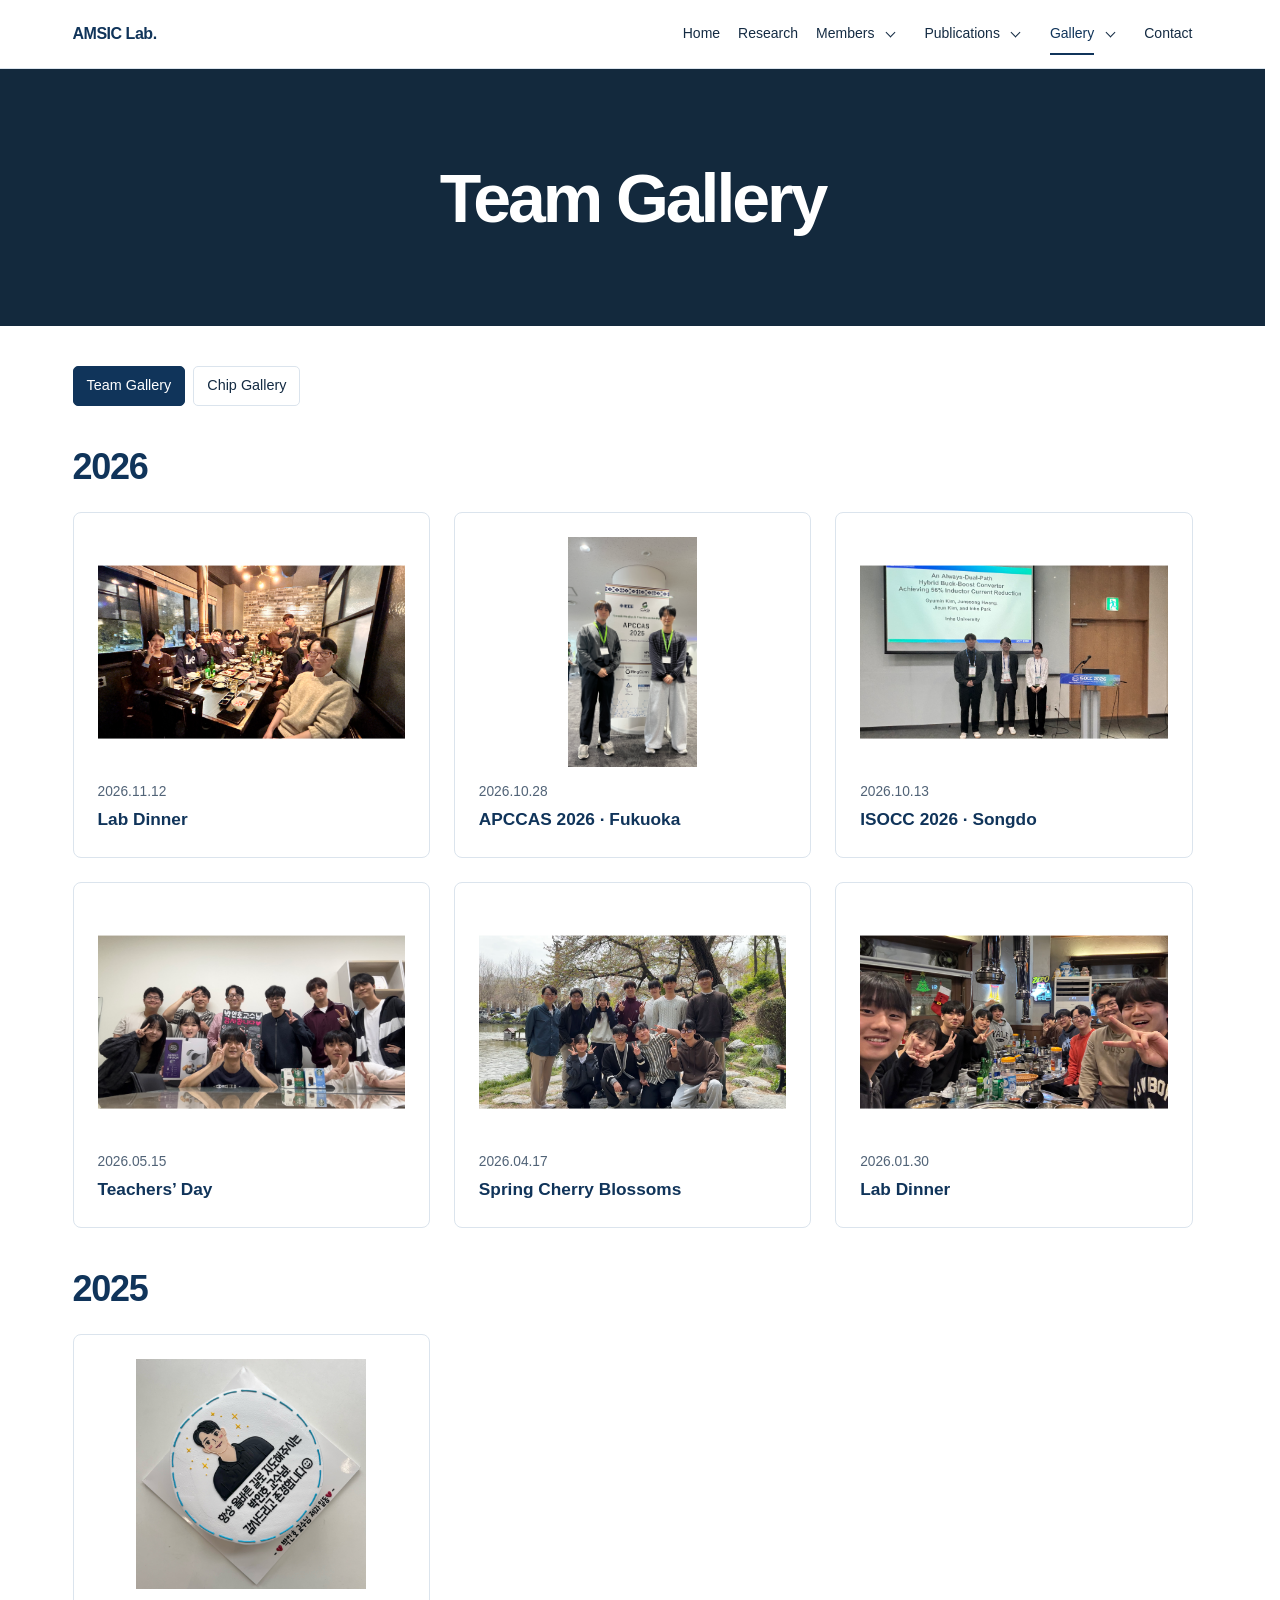
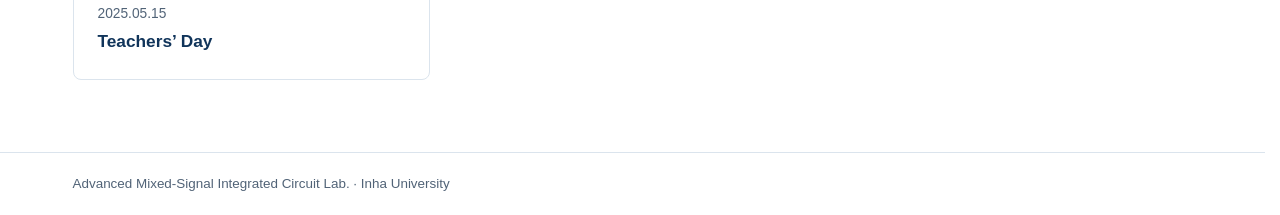
<file: team-gallery.html>
<!doctype html>
<html lang="en">
<head>
  <meta charset="utf-8">
  <meta name="viewport" content="width=device-width, initial-scale=1">
  <title>Team Gallery | AMSIC Lab.</title>
  <!-- styles.css는 모든 페이지의 디자인, menu.js는 드롭다운 닫기 동작을 담당합니다. -->
  <link rel="stylesheet" href="styles.css?v=gallery-landscape-covers">
  <script src="menu.js" defer></script>
  <script src="gallery.js?v=gallery-close-controls" defer></script>
</head>
<body>
  <a class="skip-link" href="#main">Skip to content</a>
  <!-- 공통 상단 메뉴. 메뉴를 바꿀 때는 각 HTML의 이 부분을 함께 수정하세요. -->
  <header class="header">
    <div class="container header-inner">
      <a class="brand" href="index.html">AMSIC Lab.</a>
      <nav class="nav" aria-label="Main navigation">
        <a href="index.html" class="nav-link">Home</a>
        <a href="research.html" class="nav-link">Research</a>
          <!-- 메뉴 이름의 href는 기본 페이지, details 안의 링크는 화살표를 눌렀을 때 나오는 목록입니다. -->
          <div class="nav-group">
            <a href="professor.html" class="nav-link">Members</a>
            <details>
              <summary aria-label="Members submenu"></summary>
              <div class="dropdown">
              <a href="professor.html">Professor</a>
              <a href="students.html">Students</a>
              <a href="alumni.html">Alumni</a>
              </div>
            </details>
          </div>
          <div class="nav-group">
            <a href="journal.html" class="nav-link">Publications</a>
            <details>
              <summary aria-label="Publications submenu"></summary>
              <div class="dropdown">
              <a href="journal.html">Journal</a>
              <a href="conference.html">Conference</a>
              <a href="patents.html">Patents</a>
              </div>
            </details>
          </div>
          <div class="nav-group">
            <a href="team-gallery.html" class="nav-link is-active" aria-current="page">Gallery</a>
            <details>
              <summary aria-label="Gallery submenu"></summary>
              <div class="dropdown">
              <a href="team-gallery.html" aria-current="page">Team Gallery</a>
              <a href="chip-gallery.html">Chip Gallery</a>
              </div>
            </details>
          </div>
        <a class="nav-link" href="contact.html">Contact</a>
      </nav>
    </div>
  </header>

  <main id="main">
  
    <!-- 페이지 제목 -->
    <div class="banner">
      <h1 class="container">Team Gallery</h1>
    </div>
  
    <!-- Members와 같은 본문 너비 및 버튼 위쪽 여백 -->
    <div class="container gallery-content">
  
      <nav class="subnav" aria-label="Gallery pages">
        <a href="team-gallery.html" aria-current="page">Team Gallery</a>
        <a href="chip-gallery.html">Chip Gallery</a>
      </nav>
  
      <section class="gallery-year" aria-labelledby="year-2026">
        <h2 id="year-2026">2026</h2>

        <div class="gallery-grid">
          <!-- data-images에 앨범 사진을 순서대로 넣고 첫 장을 대표 사진으로 연결합니다. -->
          <button
            class="album-card"
            type="button"
            aria-haspopup="dialog"
            data-title="Lab Dinner"
            data-images='["team_gallery_photo/2026_11_12.jpg"]'
          >
            <span class="album-cover-frame">
              <img class="album-cover album-cover--landscape" src="team_gallery_photo/2026_11_12.jpg" alt="" loading="lazy">
            </span>
            <span class="album-info">
              <time class="album-date" datetime="2026-11-12">2026.11.12</time>
              <span class="album-title">Lab Dinner</span>
            </span>
          </button>

          <button
            class="album-card"
            type="button"
            aria-haspopup="dialog"
            data-title="APCCAS 2026 · Fukuoka"
            data-images='["team_gallery_photo/2026_10_28_1.jpg", "team_gallery_photo/2026_10_28_2.jpg", "team_gallery_photo/2026_10_28_3.jpg"]'
          >
            <span class="album-cover-frame">
              <img class="album-cover" src="team_gallery_photo/2026_10_28_1.jpg" alt="" loading="lazy">
            </span>
            <span class="album-info">
              <time class="album-date" datetime="2026-10-28">2026.10.28</time>
              <span class="album-title">APCCAS 2026 · Fukuoka</span>
            </span>
          </button>

          <button
            class="album-card"
            type="button"
            aria-haspopup="dialog"
            data-title="ISOCC 2026 · Songdo"
            data-images='["team_gallery_photo/2026_10_13.jpg"]'
          >
            <span class="album-cover-frame">
              <img class="album-cover album-cover--landscape" src="team_gallery_photo/2026_10_13.jpg" alt="" loading="lazy">
            </span>
            <span class="album-info">
              <time class="album-date" datetime="2026-10-13">2026.10.13</time>
              <span class="album-title">ISOCC 2026 · Songdo</span>
            </span>
          </button>

          <button
            class="album-card"
            type="button"
            aria-haspopup="dialog"
            data-title="Teachers’ Day"
            data-images='["team_gallery_photo/2026_05_15_1.jpg", "team_gallery_photo/2026_05_15_2.jpg"]'
          >
            <span class="album-cover-frame">
              <img class="album-cover album-cover--landscape" src="team_gallery_photo/2026_05_15_1.jpg" alt="" loading="lazy">
            </span>
            <span class="album-info">
              <time class="album-date" datetime="2026-05-15">2026.05.15</time>
              <span class="album-title">Teachers’ Day</span>
            </span>
          </button>

          <button
            class="album-card"
            type="button"
            aria-haspopup="dialog"
            data-title="Spring Cherry Blossoms"
            data-images='["team_gallery_photo/2026_04_17_1.jpg", "team_gallery_photo/2026_04_17_2.jpg"]'
          >
            <span class="album-cover-frame">
              <img class="album-cover album-cover--landscape" src="team_gallery_photo/2026_04_17_1.jpg" alt="" loading="lazy">
            </span>
            <span class="album-info">
              <time class="album-date" datetime="2026-04-17">2026.04.17</time>
              <span class="album-title">Spring Cherry Blossoms</span>
            </span>
          </button>

          <button
            class="album-card"
            type="button"
            aria-haspopup="dialog"
            data-title="Lab Dinner"
            data-images='["team_gallery_photo/2026_01_30.jpg"]'
          >
            <span class="album-cover-frame">
              <img class="album-cover album-cover--landscape" src="team_gallery_photo/2026_01_30.jpg" alt="" loading="lazy">
            </span>
            <span class="album-info">
              <time class="album-date" datetime="2026-01-30">2026.01.30</time>
              <span class="album-title">Lab Dinner</span>
            </span>
          </button>
        </div>
      </section>

      <section class="gallery-year" aria-labelledby="year-2025">
        <h2 id="year-2025">2025</h2>

        <div class="gallery-grid">
          <button
            class="album-card"
            type="button"
            aria-haspopup="dialog"
            data-title="Teachers’ Day"
            data-images='["team_gallery_photo/2025_05_15_1.jpg", "team_gallery_photo/2025_05_15_2.jpg"]'
          >
            <span class="album-cover-frame">
              <img class="album-cover" src="team_gallery_photo/2025_05_15_1.jpg" alt="" loading="lazy">
            </span>
            <span class="album-info">
              <time class="album-date" datetime="2025-05-15">2025.05.15</time>
              <span class="album-title">Teachers’ Day</span>
            </span>
          </button>
        </div>
      </section>
  
    </div>
  
    <!-- 모든 앨범이 함께 사용하는 사진 확대 창: 한 번만 넣습니다. -->
    <dialog class="photo-viewer" id="photo-viewer" aria-label="Photo album">
      <div class="viewer-stage">
  
        <button
          class="viewer-button viewer-close"
          type="button"
          aria-label="Close photo viewer"
          autofocus
        >×</button>
  
        <button
          class="viewer-button viewer-prev"
          type="button"
          aria-label="Previous photo"
        >‹</button>
  
        <img class="viewer-photo" id="viewer-photo" alt="">
  
        <button
          class="viewer-button viewer-next"
          type="button"
          aria-label="Next photo"
        >›</button>
  
        <p class="viewer-count" aria-live="polite" aria-atomic="true"></p>
  
      </div>
    </dialog>
  
  </main>

  <footer>
    <div class="container">Advanced Mixed-Signal Integrated Circuit Lab. · Inha University</div>
  </footer>
</body>
</html>
</file>
<file: styles.css>
/* 모든 페이지의 공통 디자인입니다. 색은 아래 값을 바꾸면 됩니다. */
:root {
  --navy: #10345a;
  --banner: #13293d;
  --ink: #142b43;
  --muted: #516377;
  --line: #dbe4ed;
  --tint: #f1f5f9;
  --white: #fff;
  --width: 1120px;
}

/* 스크롤바 유무에 따라 로고와 메뉴가 움직이지 않도록 자리를 확보합니다. */
html { scrollbar-gutter: stable; }

* { box-sizing: border-box; }
body {
  margin: 0;
  min-height: 100vh;
  display: flex;
  flex-direction: column;
  color: var(--ink);
  background: var(--white);
  font: 1rem/1.65 Inter, Arial, sans-serif;
}
main { flex: 1; }
a { color: inherit; text-underline-offset: 4px; }
a:focus-visible, summary:focus-visible { outline: 2px solid var(--navy); outline-offset: 3px; }
h1, h2, h3, p, figure { margin: 0; }
h1, h2, h3 { line-height: 1.15; }
h2 { color: var(--navy); font-size: clamp(1.55rem, 3vw, 2.25rem); letter-spacing: -.035em; }
h3 { font-size: 1.125rem; }
.container { width: min(var(--width), calc(100% - 48px)); margin-inline: auto; }
.reading { max-width: 850px; }
.skip-link { position: fixed; z-index: 5; top: 8px; left: 8px; padding: 8px 14px; background: white; transform: translateY(-160%); }
.skip-link:focus { transform: none; }

/* 상단 메뉴. is-active는 현재 메뉴에 밑줄을 표시합니다. */
.header { position: sticky; top: 0; z-index: 100; border-bottom: 1px solid var(--line); background: white; box-shadow: none; transition: box-shadow 200ms ease; }
.header.is-scrolled { box-shadow: 0 4px 12px rgba(16, 52, 90, 0.12); }
.header-inner { display: flex; align-items: center; justify-content: space-between; min-height: 68px; gap: 8px 24px; }
.brand { color: var(--navy); font-weight: 750; letter-spacing: -.03em; text-decoration: none; white-space: nowrap; }
.nav { display: flex; flex-wrap: wrap; align-items: center; gap: 0 18px; font-size: .875rem; }
.nav-group { display: flex; align-items: center; position: relative; }
.nav-link { display: inline-flex; align-items: center; min-height: 42px; text-decoration: none; background: linear-gradient(var(--navy), var(--navy)) left bottom / 0 2px no-repeat; transition: background-size 160ms ease; }
.nav-link:hover, .nav-link.is-active { background-size: 100% 2px; }
/* 선택 메뉴의 글자 폭을 유지하고 밑줄로 현재 위치를 표시합니다. */
.nav-link.is-active { color: var(--navy); font-weight: 400; }
.nav summary { display: grid; place-items: center; min-width: 32px; min-height: 42px; border-radius: 4px; list-style: none; cursor: pointer; }
.nav summary::-webkit-details-marker { display: none; }
.nav summary:hover, .nav details[open] summary { background-color: var(--tint); }
.nav summary::after { content: ""; width: 6px; height: 6px; border: solid currentColor; border-width: 0 1px 1px 0; transform: translateY(-2px) rotate(45deg); transition: transform 160ms ease; }
.nav details[open] summary::after { transform: translateY(1px) rotate(225deg); }
.dropdown { position: absolute; top: 100%; right: 0; min-width: 148px; padding: 5px; border: 1px solid var(--line); border-radius: 7px; background: white; box-shadow: 0 8px 24px #10345a15; }
.nav details[open] .dropdown { animation: enter 160ms ease-out; }
.dropdown a { display: block; padding: 8px 10px; border-radius: 4px; text-decoration: none; white-space: nowrap; }
.dropdown a:hover, .dropdown a[aria-current="page"] { background: var(--tint); color: var(--navy); }

/* hero는 홈 첫 화면, banner는 Research 같은 하위 페이지의 네이비 제목 영역입니다. */
.hero, .banner { text-align: center; }
.hero { padding: clamp(65px, 8vw, 112px) 0 clamp(54px, 7vw, 88px); }
.affiliation { margin-bottom: 18px; color: var(--muted); font-size: .76rem; font-weight: 700; letter-spacing: .16em; text-transform: uppercase; }
.hero h1 { color: var(--navy); font-size: clamp(2.3rem, 5.8vw, 4.75rem); letter-spacing: -.058em; line-height: 1.08; }
.intro { max-width: 820px; margin: 24px auto 0; color: var(--muted); line-height: 1.9; }
.banner { padding: clamp(53px, 7vw, 91px) 0; background: var(--banner); color: white; }
.banner h1 { font-size: clamp(2.6rem, 6vw, 4.25rem); letter-spacing: -.045em; }
.banner h1, .hero .container { animation: enter 600ms ease-out; }
/* 제목과 드롭다운이 나타나는 효과. 위 animation 속성의 ms 값을 바꾸면 길이가 달라집니다. */
@keyframes enter {
  from { opacity: .45; transform: translateY(5px); }
  to { opacity: 1; transform: translateY(0); }
}

/* 홈 본문. News, Research 카드, Contact 영역에 공통 여백을 적용합니다. */
.section { padding-block: clamp(36px, 5vw, 60px); border-top: 1px solid var(--line); }
.section-heading { display: flex; align-items: baseline; justify-content: space-between; flex-wrap: wrap; gap: 8px 16px; margin-bottom: 20px; }
.section-heading a, .contact-panel a { color: var(--navy); font-weight: 700; }
.news { list-style: none; margin: 0; padding: 0; }
.news li { padding-block: 13px; border-bottom: 1px solid var(--line); }
.news li:first-child { border-top: 1px solid var(--line); }
.news li > span { display: inline-block; min-width: 84px; color: var(--muted); font-size: .86rem; }
.news a:hover { color: var(--navy); }
.topics { display: grid; grid-template-columns: repeat(4, minmax(0, 1fr)); gap: 12px; }
.topic { display: block; padding: 22px; border: 1px solid var(--line); border-radius: 8px; text-decoration: none; }
.topic { transition: background-color 160ms ease, transform 160ms ease; }
.topic:hover, .album-card:hover { transform: translateY(-2px); }
.topic:hover { background: var(--tint); }
.topic p, .copy { margin-top: 9px; color: var(--muted); }
.contact-panel { padding: clamp(23px, 5vw, 46px); border-radius: 8px; background: var(--tint); }
.contact-panel p { margin: 10px 0; }
.home-contact-details { display: grid; grid-template-columns: fit-content(56%) minmax(0, 1fr); align-items: start; gap: 12px clamp(18px, 3vw, 32px); }
.home-contact-details h2 { margin-bottom: 18px; }
.home-contact-details address { margin-top: 8px; font-style: normal; }
.home-contact-map { grid-column: 2; grid-row: 1 / span 2; display: block; width: 100%; height: 100%; min-height: 230px; border: 0; box-shadow: none; }
.home-contact-directions { align-self: end; justify-self: start; }
@media (max-width: 560px) {
  .home-contact-details { grid-template-columns: minmax(0, 1fr); }
  .home-contact-map { grid-column: 1; grid-row: auto; height: 230px; }
}

/* 하위 페이지 본문. subnav는 본문 상단의 페이지 이동 버튼입니다. */
.page-content { padding-block: clamp(34px, 6vw, 68px); }
.page-content > h2 { margin-bottom: 14px; }
.page-content > p { color: var(--muted); }
.subnav { display: flex; gap: 8px; flex-wrap: wrap; margin-bottom: 32px; }
.subnav a { padding: 7px 13px; border: 1px solid var(--line); border-radius: 5px; font-size: .9rem; text-decoration: none; }
.subnav a:hover { background: var(--tint); }
.subnav a[aria-current="page"] { background: var(--navy); color: white; border-color: var(--navy); }
.entry { padding-block: 25px; border-top: 1px solid var(--line); }
.entry h2 { font-size: clamp(1.28rem, 2.5vw, 1.65rem); }
.entry p { margin-top: 9px; color: var(--muted); }
.contact-page-map { display: block; width: 100%; height: clamp(240px, 36vw, 340px); margin-bottom: 25px; border: 0; }
.contact-page-content > .entry { border-top: 0; }
.publication-list { color: var(--navy); }
.paper-year { margin-top: 24px; font-size: 1.125rem; letter-spacing: normal; }
.patent-list .paper-year { font-size: 22px; font-weight: 700; }
.patent-category { margin-top: 16px; font-size: 1rem; font-weight: 600; }
.paper-list { margin: 8px 0 0; padding-left: 1.25rem; }
.patent-list .paper-list { margin-top: 16px; }
.paper-list li + li { margin-top: 14px; }
.paper-list strong { text-decoration: underline; text-underline-offset: 3px; }
.paper-list .paper-link { color: inherit; text-decoration: none; }
.paper-list .paper-link:hover { text-decoration: underline; text-underline-offset: 3px; }
.patent-list .paper-list li + li { margin-top: 8px; }
.research-list { margin-top: 30px; }
.media-slot { margin: 16px 0 0; padding: 0; border: none; background: transparent; }
.media-slot img { display: block; width: 100%; height: auto; }
.media-slot figcaption { margin-top: 8px; }
footer { padding-block: 20px; border-top: 1px solid var(--line); color: var(--muted); font-size: .84rem; }

/* 화면이 좁으면 상단 메뉴가 줄바꿈되고 연구 카드가 한 열로 바뀝니다. */
@media (max-width: 720px) {
  .container { width: calc(100% - 32px); }
  .header-inner { flex-direction: column; align-items: flex-start; justify-content: center; padding-block: 10px; gap: 2px; }
  .nav { gap: 0 10px; font-size: .83rem; }
  .nav-group:first-of-type .dropdown { left: 0; right: auto; }
  .topics { grid-template-columns: 1fr; }
}
/* 사용자가 기기에서 동작 줄이기를 켜면 전환 효과를 끕니다. */
@media (prefers-reduced-motion: reduce) {
  *, *::before, *::after { animation: none !important; transition: none !important; }
}

/* 새로고침할 때 화면이 조금씩 밀리는 현상 방지 */
body { overflow-anchor: none; }

/* 카드에서 이동한 연구 제목이 고정 메뉴 아래에 보이도록 설정 */
.research-list { --research-anchor-offset: 90px; }
.research-list .entry { scroll-margin-top: var(--research-anchor-offset); }

/* 모바일에서는 상단 메뉴가 높아지는 점을 반영 */
@media (max-width: 720px) {
  .research-list { --research-anchor-offset: 150px; }
}

/* ===== 교수님 페이지 ===== */

/* 본문 너비와 상하 여백 */
.professor-content { padding-block: 40px 64px; }

/* 사진 왼쪽, 기본 정보 오른쪽 */
.professor-profile { display: grid; grid-template-columns: 220px minmax(0, 1fr); align-items: center; gap: 48px; padding-block: 12px 48px; }

/* 사진은 원본 비율을 유지 */
.professor-photo { display: block; width: 100%; height: auto; border-radius: 4px; }

/* 성함 */
.professor-info h2 { margin: 0 0 18px; color: var(--navy); font-size: clamp(1.8rem, 3.5vw, 2.7rem); letter-spacing: -0.04em; }

/* 직위 */
.professor-position { margin-bottom: 8px; font-size: 1.12rem; font-weight: 600; }

.professor-info > p { line-height: 1.8; }

/* 이메일과 전화번호 */
.professor-contact { display: grid; gap: 8px; margin: 22px 0 0; }
.professor-contact > div { display: grid; grid-template-columns: 52px minmax(0, 1fr); gap: 12px; }
.professor-contact dt { color: var(--muted); font-size: 0.9rem; }
.professor-contact dd { margin: 0; overflow-wrap: anywhere; }
.professor-contact a { text-decoration: none; }
.professor-contact a:hover { text-decoration: underline; }

/* 학력·경력·수상 영역 */
.professor-section { display: grid; grid-template-columns: 190px minmax(0, 1fr); gap: 28px; padding-block: 36px; border-top: 1px solid var(--line); }
.professor-section > h2 { font-size: 1.5rem; line-height: 1.3; letter-spacing: -0.03em; }
.professor-entries { display: grid; gap: 26px; }
.professor-record { display: grid; grid-template-columns: 160px minmax(0, 1fr); align-items: start; gap: 20px; }
.professor-section .record-date { margin: 0; color: var(--muted); font-size: 0.88rem; line-height: 1.7; }

/* 학위명과 직위 */
.record-detail h3 { margin: 0 0 7px; font-size: 1rem; font-weight: 700; line-height: 1.5; }
.record-detail p { margin: 0; }
.record-detail .record-note { margin-top: 5px; color: var(--muted); font-size: 0.9rem; }

/* 수상 내역 */
.professor-awards { display: grid; gap: 18px; margin: 0; padding: 0; list-style: none; }
.professor-awards li { display: grid; grid-template-columns: 160px minmax(0, 1fr); align-items: start; gap: 20px; }

/* 태블릿에서는 영역 제목을 목록 위로 이동 */
@media (max-width: 900px) {
  .professor-section {
    grid-template-columns: 1fr;
    gap: 22px;
  }
}

/* 모바일에서는 사진과 정보를 세로 배치 */
@media (max-width: 600px) {
  .professor-profile {
    grid-template-columns: 1fr;
    gap: 24px;
    padding-bottom: 32px;
  }

  .professor-photo { max-width: 200px; }

  .professor-record,
  .professor-awards li { grid-template-columns: 1fr; gap: 6px; }
  .professor-section { padding-block: 28px; } 
}


/* Students 페이지: PC 한 줄에 두 명 / 사진 왼쪽, 정보 오른쪽 */
.students-content { padding-block: 40px 72px; }

/* 대학원생 / 학부연구생 목록 */
.students-content .student-section { margin-top: 40px; }
.students-content .student-section h2 { margin: 0 0 24px; color: var(--navy); }
.students-content .student-grid { display: grid; grid-template-columns: repeat(2, minmax(0, 1fr)); gap: 24px; }

/* 학생 카드 */
.students-content .student-card { display: grid; grid-template-columns: 128px minmax(0, 1fr); align-items: start; gap: 24px; margin: 0; padding: 24px; border: 1px solid var(--line); border-radius: 8px; background: #fff; }

/* 사진을 3:4 틀에 꽉 채우고, 넘치는 가장자리는 자동으로 자릅니다. */
.students-content .student-photo { display: block; width: 100%; max-width: none; height: auto; aspect-ratio: 3 / 4; margin: 0; object-fit: cover; object-position: center; background: transparent; border-radius: 4px; }
/* 확대된 사진이 틀 밖으로 나오지 않도록 처리 */
.students-content .student-photo-frame { aspect-ratio: 3 / 4; overflow: hidden; border-radius: 4px; }
.students-content .student-photo-frame .student-photo { height: 100%; border-radius: 0; transform: scale(1.08); }

/* 이름과 학생 정보 */
.students-content .student-info { min-width: 0; text-align: left; }
.students-content .student-info h3 { margin: 0; color: var(--navy); font-size: 1.08rem; font-weight: 700; line-height: 1.5; }
.students-content .student-info h3 span { display: inline-block; }

/* Course / Email / Education */
.students-content .student-details { display: grid; gap: 8px; margin: 12px 0 0; }
.students-content .student-details dt { margin: 0 0 3px; color: var(--muted); font-size: 0.78rem; font-weight: 600; }
.students-content .student-details dd { margin: 0; color: var(--ink); font-size: 0.9rem; line-height: 1.65; overflow-wrap: anywhere; }

/* 이메일 링크 */
.students-content .student-details a { color: inherit; text-decoration: none; }
.students-content .student-details a:hover { text-decoration: underline; text-underline-offset: 3px; }

/* 태블릿과 모바일: 한 줄에 한 명 */
@media (max-width: 900px) {
  .students-content .student-grid { grid-template-columns: minmax(0, 1fr); }
}

/* 작은 모바일: 사진 아래에 정보 배치 */
@media (max-width: 480px) {
  .students-content .student-card { grid-template-columns: minmax(0, 1fr); gap: 20px; padding: 22px; }
  .students-content .student-photo { width: 128px; }
}

/* 작은 모바일: 사진 아래에 정보 배치 */
@media (max-width: 480px) {
  .students-content .student-card { grid-template-columns: minmax(0, 1fr); gap: 20px; padding: 22px; }
  .students-content .student-photo { width: 128px; }
  .students-content .student-photo-frame { width: 128px; }
}

.students-content .student-details dd.student-course { color: var(--navy); font-weight: 700; }


/* 뉴스와 Contact의 이메일·전화번호는 평소 밑줄 숨김 */
.news a, .contact-panel a:is([href^="mailto:"], [href^="tel:"]) { text-decoration: none; }

/* 마우스 또는 키보드로 선택하면 밑줄 표시 */
.news a:hover, .news a:focus-visible,
.contact-panel a:is([href^="mailto:"], [href^="tel:"]):is(:hover, :focus-visible) { text-decoration: underline; }

/* 페이지 이동 화살표 링크는 항상 밑줄 표시 */
.section-heading a, .home-contact-directions { text-decoration: underline; }


/* Alumni: Professor·Students와 본문 너비 및 버튼 위쪽 여백 통일 */
.alumni-content { padding-block: 40px 72px; }

/* 졸업생 안내 영역 */
.alumni-notice { padding: 40px 32px; border: 1px solid var(--line); border-radius: 8px; background: var(--tint); }
.alumni-notice h2 { margin-bottom: 14px; font-size: 1.5rem; }
.alumni-notice p { color: var(--muted); line-height: 1.8; }

/* 모바일 여백 */
@media (max-width: 480px) {
  .alumni-notice { padding: 28px 22px; }
}

/* ===== Gallery 페이지 ===== */

/* Members와 같은 본문 너비 및 버튼 위쪽 여백 */
.gallery-content, .publication-content { padding-block: 40px 72px; }

/* 연도별 구분 */
.gallery-year, .chip-gallery-grid { margin-top: 40px; }
.gallery-year > h2 { margin: 0 0 24px; color: var(--navy); }

/* PC: 한 줄에 앨범 세 개 */
.gallery-grid { display: grid; grid-template-columns: repeat(3, minmax(0, 1fr)); gap: 24px; }

/* 앨범 카드: 안쪽 여백, 흰 배경 유지 */
.album-card, .chip-card { display: flex; flex-direction: column; width: 100%; min-width: 0; padding: 24px; border: 1px solid var(--line); border-radius: 8px; background: var(--white); color: var(--ink); font: inherit; text-align: left; }
.album-card { cursor: pointer; appearance: none; transition: transform 160ms ease, box-shadow 160ms ease; }
.chip-card { margin: 0; }
.album-card:hover { box-shadow: 0 6px 18px rgba(16, 52, 90, 0.16); }
.album-card:focus-visible { outline: none; }
.album-card:focus-visible:not(.album-card--viewer-return) .album-title { text-decoration: underline; text-underline-offset: 3px; }

/* 대표 사진: 같은 4:3 틀 안에 원본 전체 표시 */
.album-cover-frame { position: relative; display: block; flex: none; width: 100%; aspect-ratio: 4 / 3; overflow: hidden; border-radius: 4px; background: var(--white); }
.album-cover { position: absolute; inset: 0; display: block; width: 100%; height: 100%; object-fit: contain; }
/* 가로 대표 사진: 카드 안에서 중앙을 기준으로 16:9로 자릅니다. */
.album-cover--landscape { inset-block: 50% auto; height: auto; aspect-ratio: 16 / 9; object-fit: cover; transform: translateY(-50%); }

/* 사진 아래 날짜와 제목 */
.album-info { display: block; width: 100%; margin-top: 14px; }
.album-date { display: block; color: var(--muted); font-size: .86rem; line-height: 1.6; }
.album-title { display: block; margin-top: 4px; color: var(--navy); font-size: 1.08rem; font-weight: 700; line-height: 1.5; overflow-wrap: anywhere; }

/* ===== 사진 확대 창 ===== */

/* 확대 중에는 뒤쪽 페이지 스크롤 방지 */
body.gallery-open { overflow: hidden; }

/* 화면 전체를 사용하는 투명한 창 */
.photo-viewer { position: fixed; inset: 0; width: 100%; max-width: none; height: 100dvh; max-height: none; margin: 0; padding: 0; border: none; background: transparent; color: white; overflow: hidden; }
.photo-viewer::backdrop { background: rgba(10, 20, 32, .86); }

/* 중앙 사진과 주변 조작 버튼 */
.viewer-stage { position: relative; display: grid; place-items: center; width: 100%; height: 100%; padding: 60px 76px; }
.viewer-photo { display: block; width: 100%; height: 100%; min-height: 0; max-width: 1200px; object-fit: contain; }

/* 닫기 / 이전 / 다음 버튼 */
.viewer-button { position: absolute; z-index: 1; display: grid; place-items: center; width: 44px; height: 44px; padding: 0; border: none; border-radius: 50%; background: rgba(0, 0, 0, .25); color: white; font: inherit; font-size: 36px; line-height: 1; cursor: pointer; }
.viewer-button:hover { background: rgba(255, 255, 255, .18); }
.viewer-button:focus-visible { outline: 2px solid white; outline-offset: 4px; }
.viewer-button[hidden] { display: none; }
.viewer-close { top: 12px; right: 16px; }
.viewer-prev { top: 50%; left: 16px; transform: translateY(-50%); }
.viewer-next { top: 50%; right: 16px; transform: translateY(-50%); }

/* 사진 순서 */
.viewer-count { position: absolute; bottom: 16px; left: 50%; margin: 0; transform: translateX(-50%); color: white; font-size: .9rem; }

/* 태블릿: 한 줄에 두 개 */
@media (max-width: 900px) {
  .gallery-grid { grid-template-columns: repeat(2, minmax(0, 1fr)); }
}

/* 모바일: 한 줄에 한 개 */
@media (max-width: 600px) {
  .gallery-grid { grid-template-columns: minmax(0, 1fr); }
  .album-card, .chip-card { padding: 20px; }
  .viewer-stage { padding: 64px 12px; }
  .viewer-prev { left: 8px; }
  .viewer-next { right: 8px; }
}
</file>
